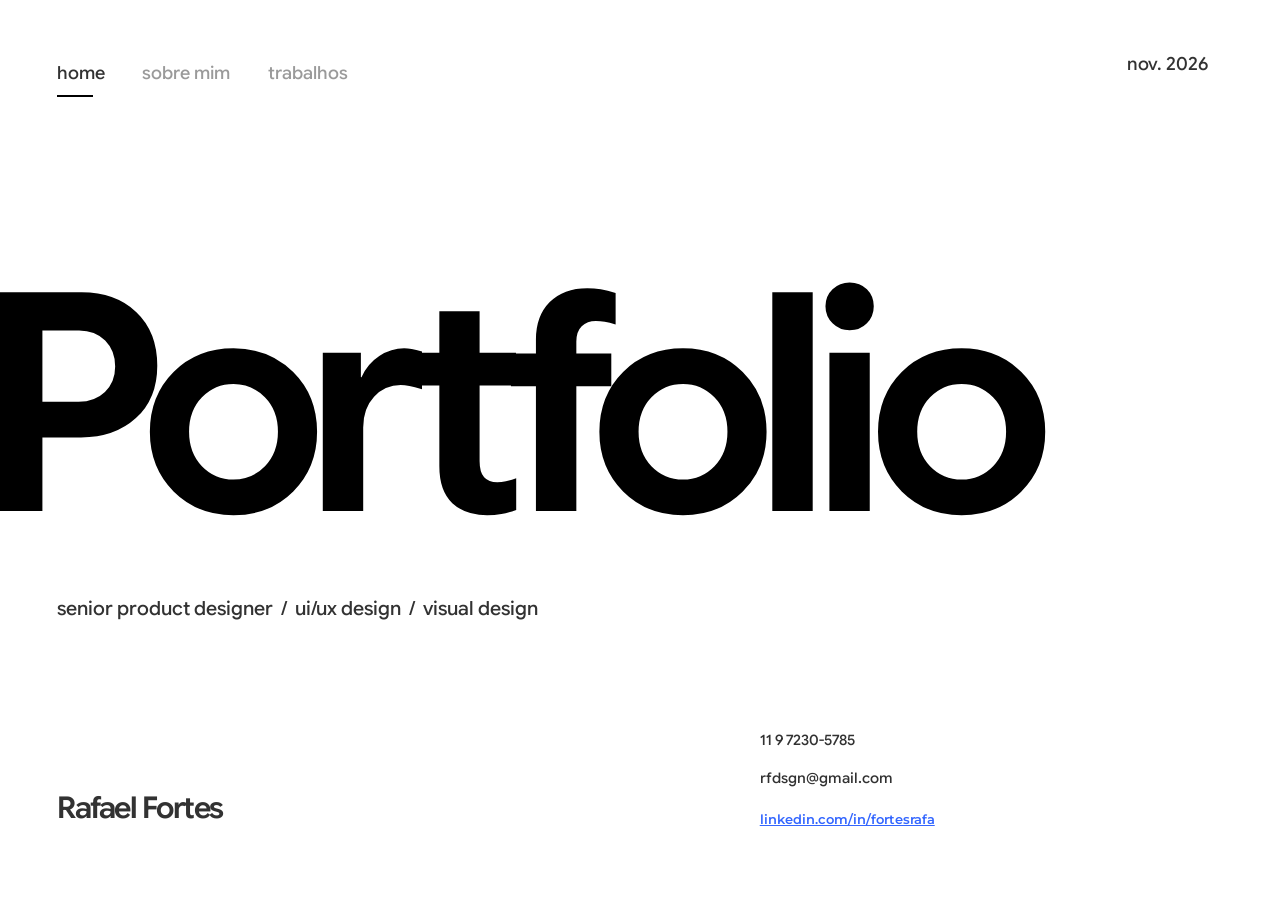
<file: index.html>
<!doctype html>
<html lang="pt-BR">
  <head>
    <meta charset="utf-8">
    <meta name="viewport" content="width=device-width, initial-scale=1">
    <meta name="description" content="Portfolio de Rafael Fortes — senior product designer, UI/UX design e visual design.">
    <meta name="theme-color" content="#ffffff">
    <title>Rafael Fortes — Portfolio</title>
    <script>
      if (!matchMedia('(prefers-reduced-motion: reduce)').matches) {
        document.documentElement.classList.add('intro-pending');
        let firstHomeVisit = false;
        try {
          firstHomeVisit = sessionStorage.getItem('rf-menu-intro-seen') !== '1';
          sessionStorage.setItem('rf-menu-intro-seen', '1');
        } catch {
          firstHomeVisit = !document.referrer;
        }
        if (firstHomeVisit && !['#sobre-mim', '#trabalhos', '#trabalho-01', '#trabalho-02'].includes(location.hash)) document.documentElement.classList.add('intro-menu-pending');
        setTimeout(() => document.documentElement.classList.remove('intro-pending', 'intro-menu-pending'), 2500);
      }
    </script>
    <link rel="preload" href="./assets/google-sans-flex-latin.woff2" as="font" type="font/woff2" crossorigin>
    <link rel="stylesheet" href="./styles.css">
    <link rel="stylesheet" href="./sobre-mim.css">
    <link rel="stylesheet" href="./trabalhos.css">
    <link rel="stylesheet" href="./trabalho-01.css">
    <link rel="stylesheet" href="./trabalho-02.css?v=20261106-1">
    <link rel="stylesheet" href="./case-01-update.css?v=20261106-4">
    <script src="./intro.js" defer></script>
    <script src="./pages.js?v=20261106-8" defer></script>
    <script src="./case-gallery.js" defer></script>
    <script src="./case-reveal.js?v=20261106-1" defer></script>
    <script src="./case-01-motion.js?v=20261106-1" defer></script>
    <script src="./navigation.js" defer></script>
  </head>
  <body>
    <div class="home" id="app" data-page="home" data-node-id="432:703">
      <header class="header">
        <nav class="navigation" aria-label="Navegação principal">
          <a class="navigation-item current" href="./index.html" aria-current="page" data-node-id="432:715">
            home
            <img class="active-underline" src="./assets/home-underline.svg" width="41" height="2" alt="" data-node-id="434:8">
          </a>
          <a class="navigation-item" href="./sobre-mim.html" data-node-id="432:731">sobre mim</a>
          <a class="navigation-item" href="./trabalhos.html" data-node-id="432:732">trabalhos</a>
        </nav>
        <time class="date" datetime="2026-11" data-node-id="432:730">nov. 2026</time>
      </header>

      <main class="home-content" id="page-content">
      <div class="hero">
        <h1 data-node-id="432:759">Portfolio</h1>
      </div>

      <p class="expertise" data-node-id="432:719">senior product designer&nbsp; /&nbsp; ui/ux design&nbsp; /&nbsp; visual design</p>

      <footer class="footer">
        <p class="name" data-node-id="432:712">Rafael Fortes</p>
        <address class="contact" aria-label="Contato de Rafael Fortes">
          <a class="phone" href="tel:+5511972305785" data-node-id="432:710">11 9 7230-5785</a>
          <a class="email" href="mailto:rfdsgn@gmail.com" data-node-id="432:708">rfdsgn@gmail.com</a>
          <a class="linkedin" href="https://www.linkedin.com/in/fortesrafa" target="_blank" rel="noopener noreferrer" data-node-id="432:716">linkedin.com/in/fortesrafa</a>
        </address>
      </footer>
      </main>
    </div>
  </body>
</html>
</file>
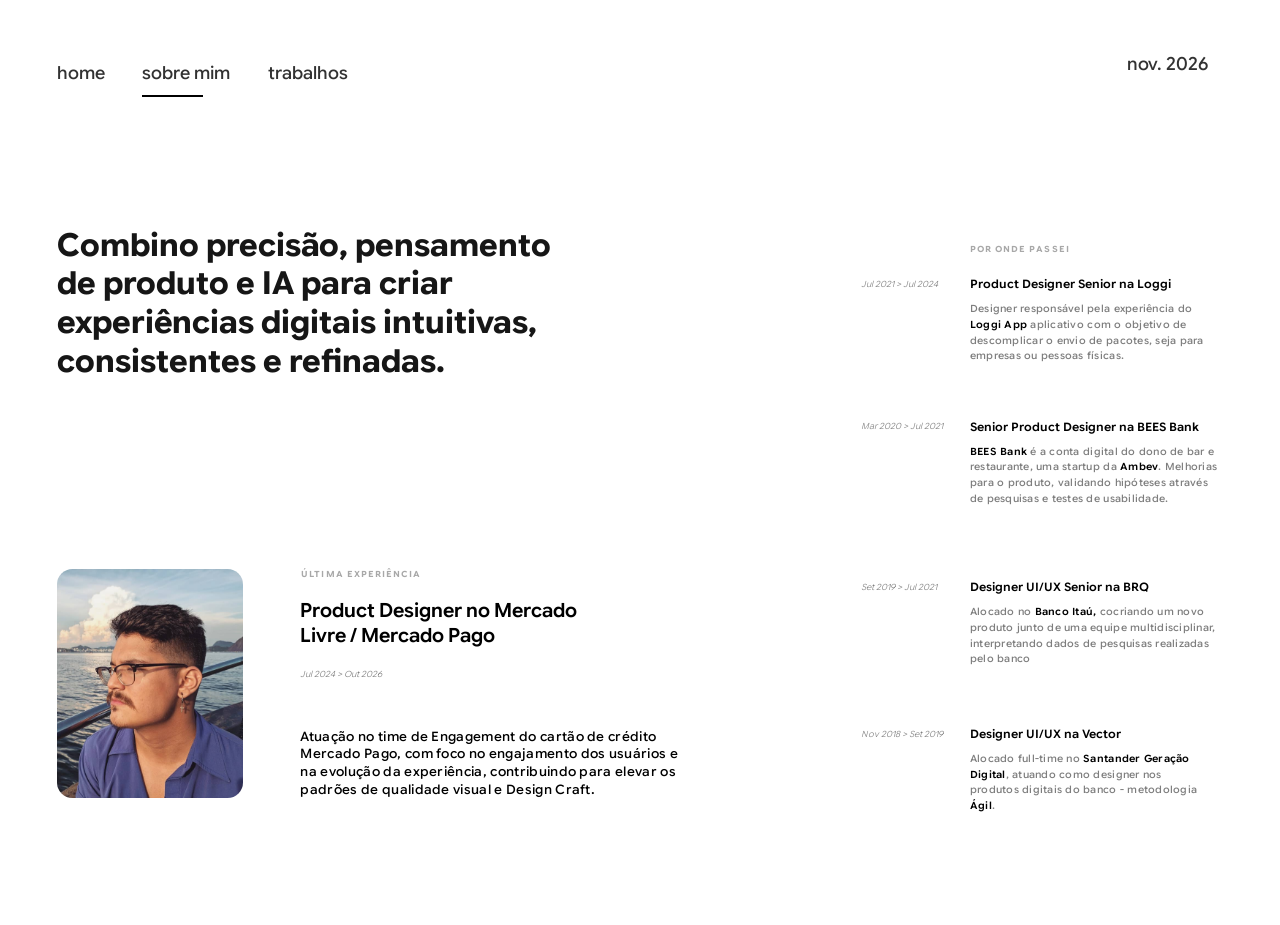
<file: sobre-mim.html>
<!doctype html>
<html lang="pt-BR">
  <head>
    <meta charset="utf-8">
    <meta name="viewport" content="width=device-width, initial-scale=1">
    <meta name="description" content="Sobre Rafael Fortes: pensamento de produto, precisão e IA para criar experiências digitais intuitivas, consistentes e refinadas.">
    <meta name="theme-color" content="#ffffff">
    <title>Sobre mim — Rafael Fortes</title>
    <script>
      // The header is already visible here; returning home must keep it visible.
      try { sessionStorage.setItem('rf-menu-intro-seen', '1'); } catch {}
      if (!matchMedia('(prefers-reduced-motion: reduce)').matches) {
        document.documentElement.classList.add('intro-pending');
        setTimeout(() => document.documentElement.classList.remove('intro-pending'), 2500);
      }
    </script>
    <link rel="preload" href="./assets/google-sans-flex-latin.woff2" as="font" type="font/woff2" crossorigin>
    <link rel="stylesheet" href="./styles.css">
    <link rel="stylesheet" href="./sobre-mim.css">
    <link rel="stylesheet" href="./trabalhos.css">
    <link rel="stylesheet" href="./trabalho-01.css">
    <link rel="stylesheet" href="./trabalho-02.css?v=20261106-1">
    <link rel="stylesheet" href="./case-01-update.css?v=20261106-4">
    <script src="./intro.js" defer></script>
    <script src="./pages.js?v=20261106-8" defer></script>
    <script src="./case-gallery.js" defer></script>
    <script src="./case-reveal.js?v=20261106-1" defer></script>
    <script src="./case-01-motion.js?v=20261106-1" defer></script>
    <script src="./navigation.js" defer></script>
  </head>
  <body>
    <div class="about-page" id="app" data-page="sobre-mim" data-node-id="432:748">
      <header class="header">
        <nav class="navigation" aria-label="Navegação principal">
          <a class="navigation-item" href="./index.html" data-node-id="432:750">home</a>
          <a class="navigation-item current" href="./sobre-mim.html" aria-current="page" data-node-id="432:751">
            sobre mim
            <img class="active-underline" src="./assets/about-underline.svg" width="68" height="2" alt="" data-node-id="434:7">
          </a>
          <a class="navigation-item" href="./trabalhos.html" data-node-id="432:752">trabalhos</a>
        </nav>
        <time class="date" datetime="2026-11" data-node-id="432:754">nov. 2026</time>
      </header>

      <main class="about-content" id="page-content">
        <section class="profile" aria-label="Sobre Rafael Fortes">
          <h1 class="about-statement" data-intro="block" data-intro-reveal="80" data-node-id="432:763">Combino precisão, pensamento de produto e IA para criar experiências digitais intuitivas, consistentes e refinadas.</h1>

          <div class="profile-details">
            <div class="portrait" data-intro-reveal="1500" data-node-id="432:761">
              <img src="./assets/rafael-fortes.png" alt="Rafael Fortes à beira-mar" width="1558" height="1344">
            </div>

            <section class="latest-experience" aria-labelledby="latest-title" data-intro-reveal="1570">
              <p class="section-label" data-node-id="434:6">Última experiência</p>
              <h2 id="latest-title" data-node-id="434:2">Product Designer no Mercado Livre / Mercado Pago</h2>
              <p class="experience-period latest-period" data-node-id="434:4"><time datetime="2024-07">Jul 2024</time> &gt; <time datetime="2026-10">Out 2026</time></p>
              <p class="latest-description" data-node-id="434:3">Atuação no time de Engagement do cartão de crédito Mercado Pago, com foco no engajamento dos usuários e na evolução da experiência, contribuindo para elevar os padrões de qualidade visual e Design Craft.</p>
            </section>
          </div>
        </section>

        <section class="career-history" aria-labelledby="history-title">
          <h2 class="section-label" id="history-title" data-intro-reveal="1640" data-node-id="432:767">por onde passei</h2>
          <ol class="career-list">
            <li class="career-item" data-intro-reveal="1690">
              <p class="experience-period" data-node-id="432:776"><time datetime="2021-07">Jul 2021</time> &gt; <time datetime="2024-07">Jul 2024</time></p>
              <div class="career-details">
                <h3 data-node-id="432:773">Product Designer Senior na Loggi</h3>
                <p data-node-id="432:770">Designer responsável pela experiência do <strong>Loggi App</strong> aplicativo com o objetivo de descomplicar o envio de pacotes, seja para empresas ou pessoas físicas.</p>
              </div>
            </li>
            <li class="career-item" data-intro-reveal="1740">
              <p class="experience-period" data-node-id="432:779"><time datetime="2020-03">Mar 2020</time> &gt; <time datetime="2021-07">Jul 2021</time></p>
              <div class="career-details">
                <h3 data-node-id="432:775">Senior Product Designer na BEES Bank</h3>
                <p data-node-id="432:771"><strong>BEES Bank</strong> é a conta digital do dono de bar e restaurante, uma startup da <strong>Ambev</strong>. Melhorias para o produto, validando hipóteses através de pesquisas e testes de usabilidade.</p>
              </div>
            </li>
            <li class="career-item" data-intro-reveal="1790">
              <p class="experience-period" data-node-id="432:778"><time datetime="2019-09">Set 2019</time> &gt; <time datetime="2021-07">Jul 2021</time></p>
              <div class="career-details">
                <h3 data-node-id="432:774">Designer UI/UX Senior na BRQ</h3>
                <p data-node-id="432:769">Alocado no <strong>Banco Itaú,</strong> cocriando um novo produto junto de uma equipe multidisciplinar, interpretando dados de pesquisas realizadas pelo banco</p>
              </div>
            </li>
            <li class="career-item" data-intro-reveal="1840">
              <p class="experience-period" data-node-id="432:777"><time datetime="2018-11">Nov 2018</time> &gt; <time datetime="2019-09">Set 2019</time></p>
              <div class="career-details">
                <h3 data-node-id="432:772">Designer UI/UX na Vector</h3>
                <p data-node-id="432:768">Alocado full-time no <strong>Santander Geração Digital</strong>, atuando como designer nos produtos digitais do banco - metodologia <strong>Ágil</strong>.</p>
              </div>
            </li>
          </ol>
        </section>
      </main>
    </div>
  </body>
</html>
</file>
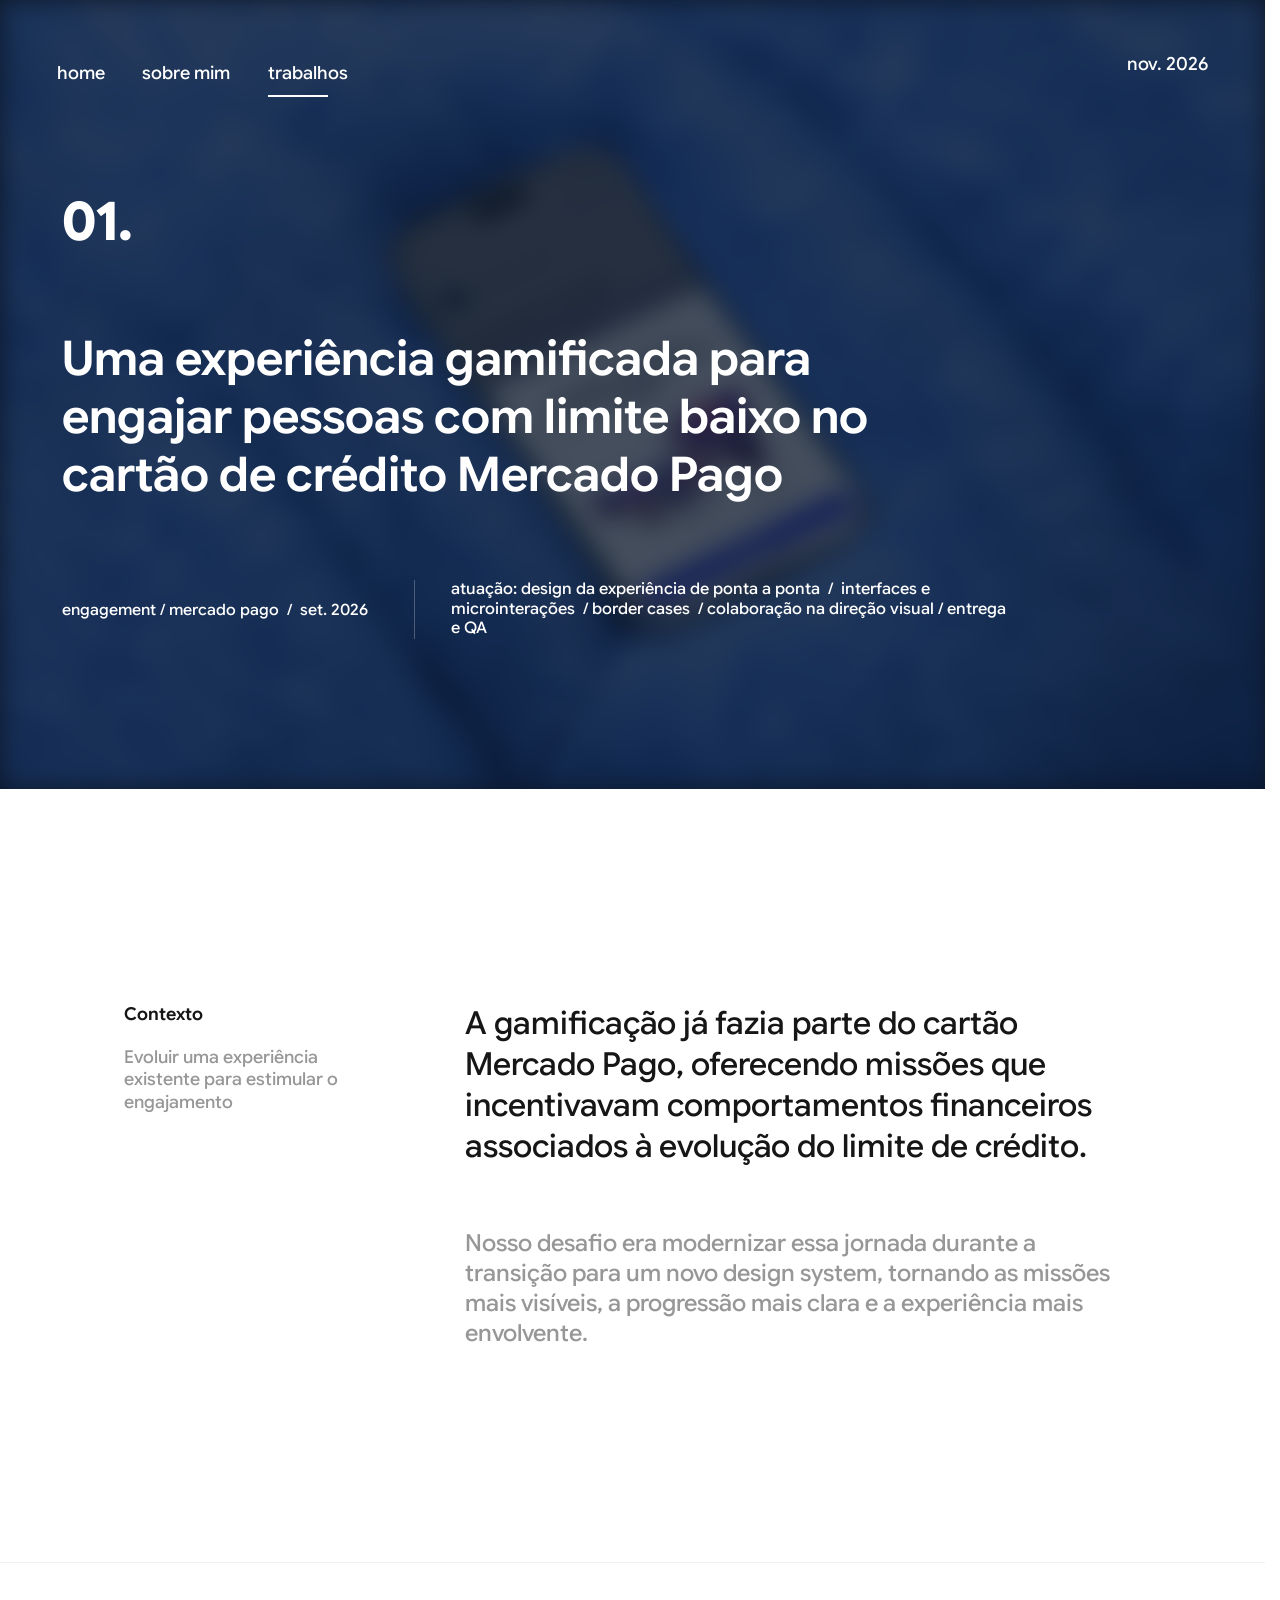
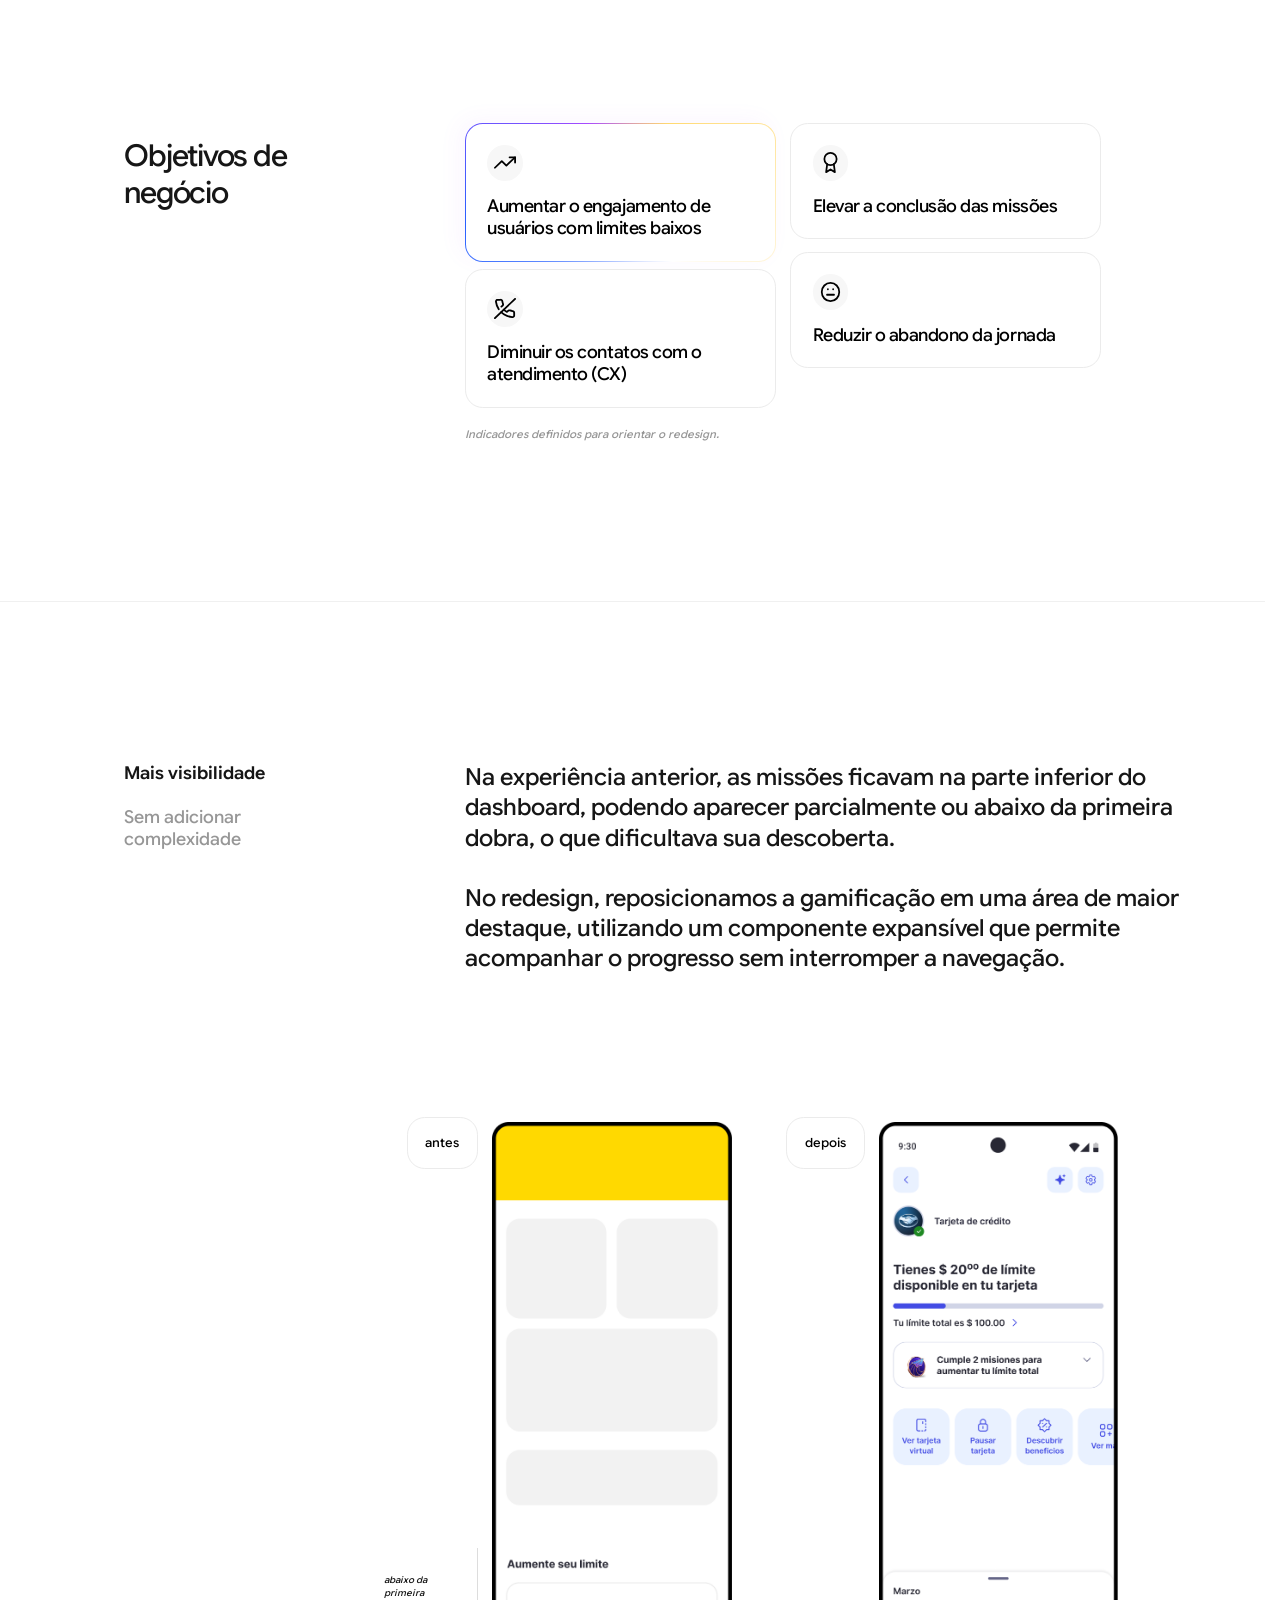
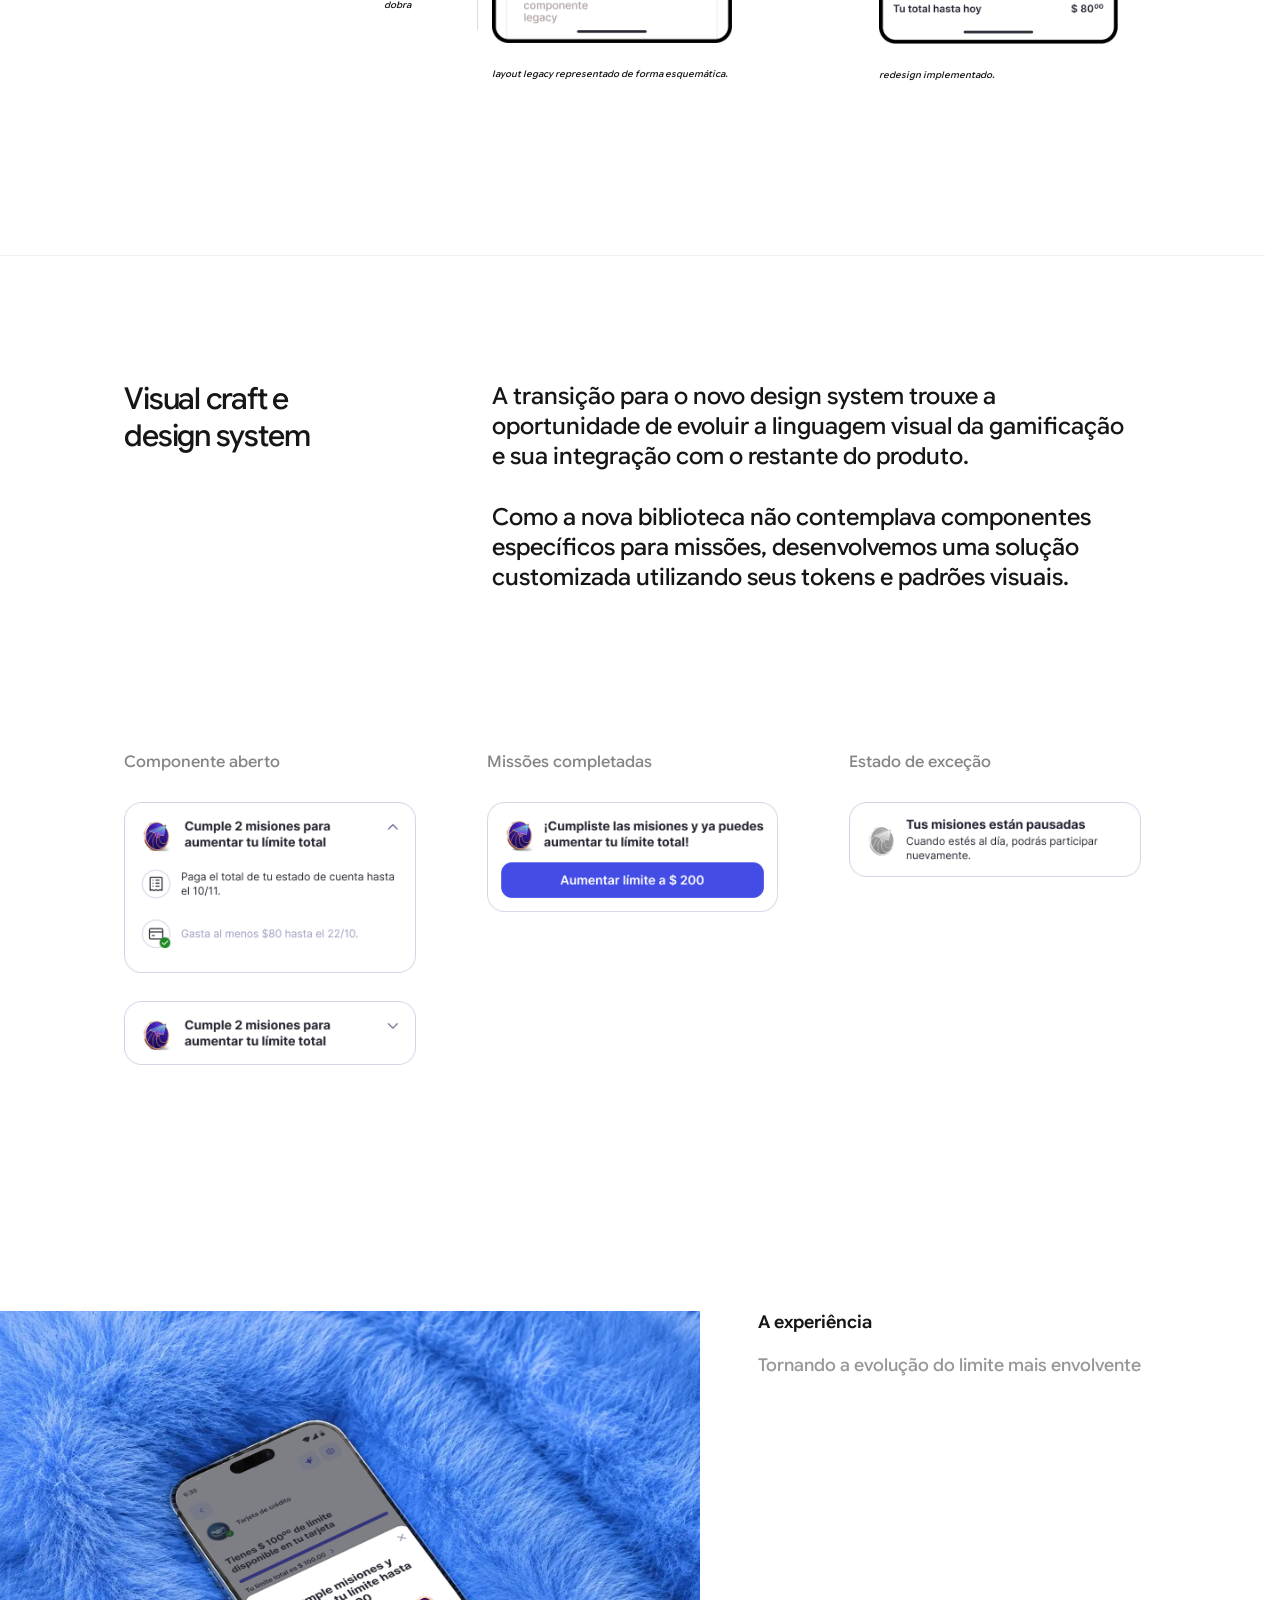
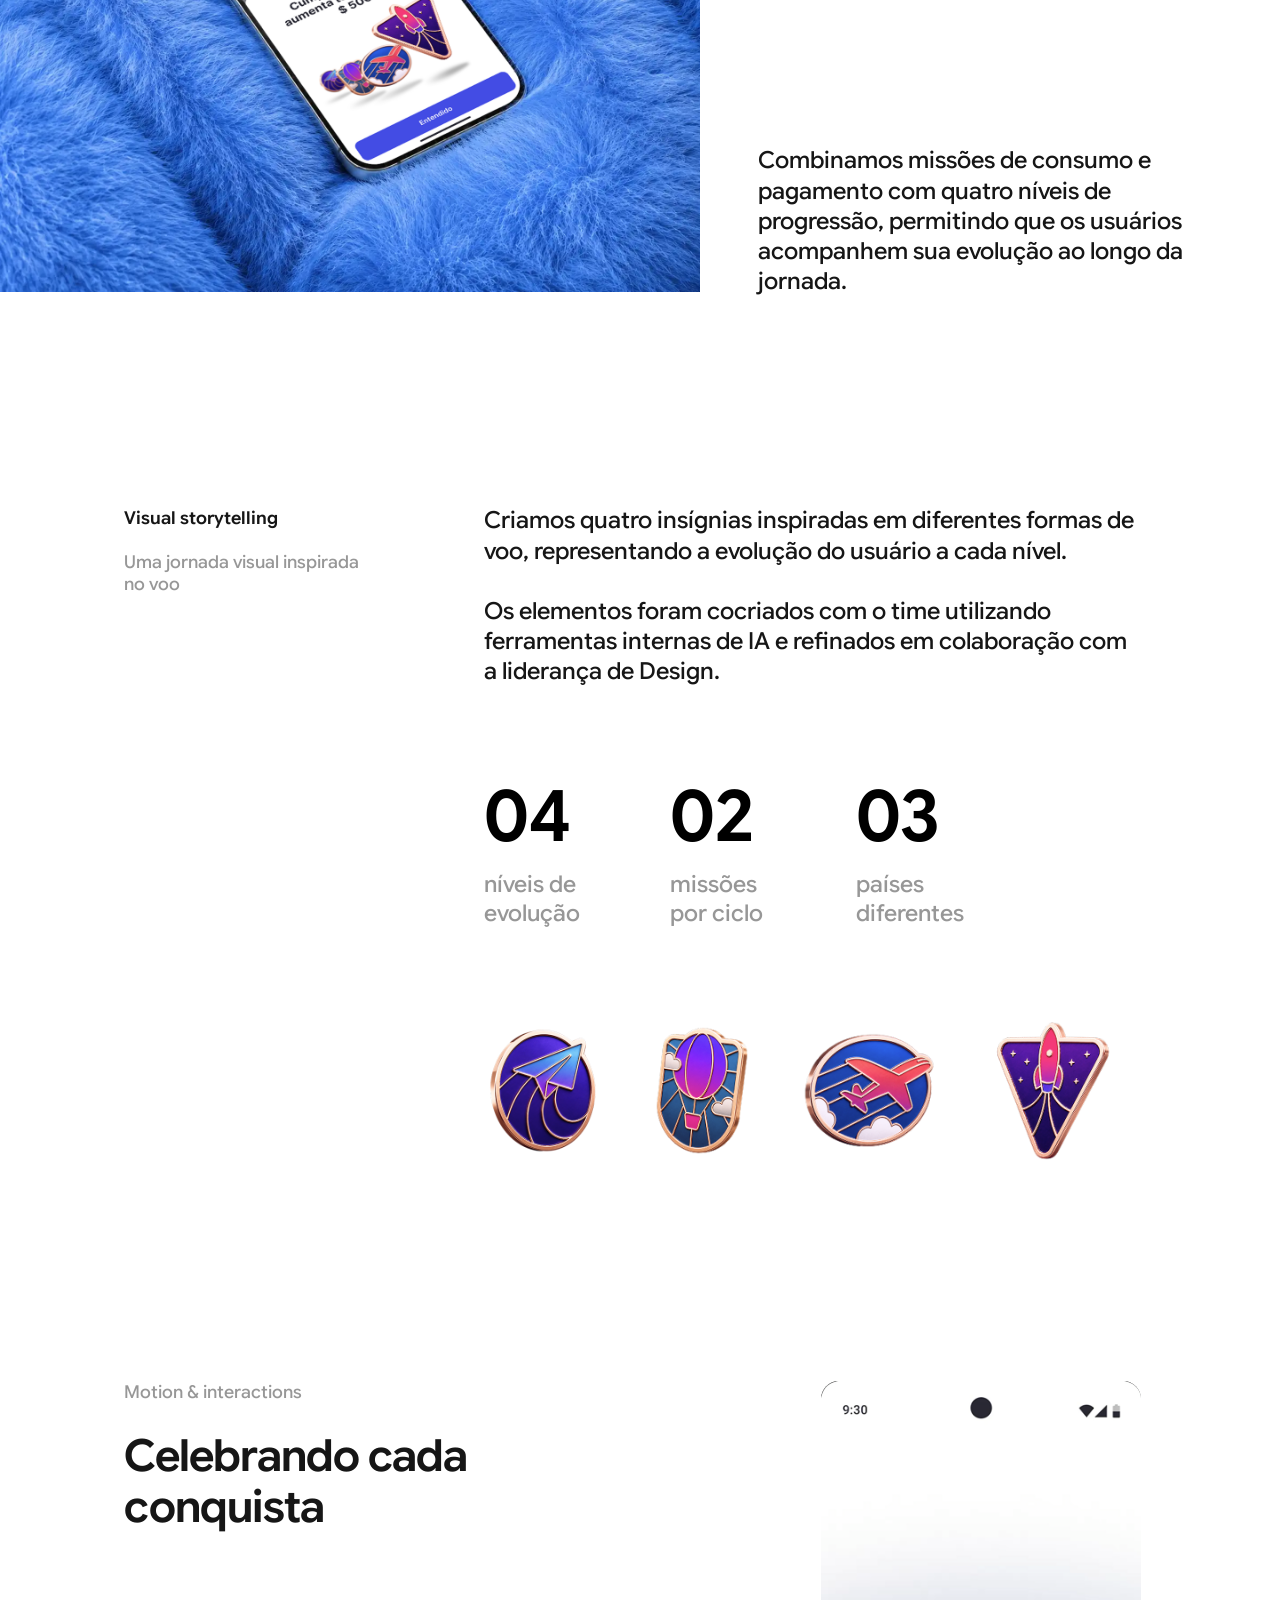
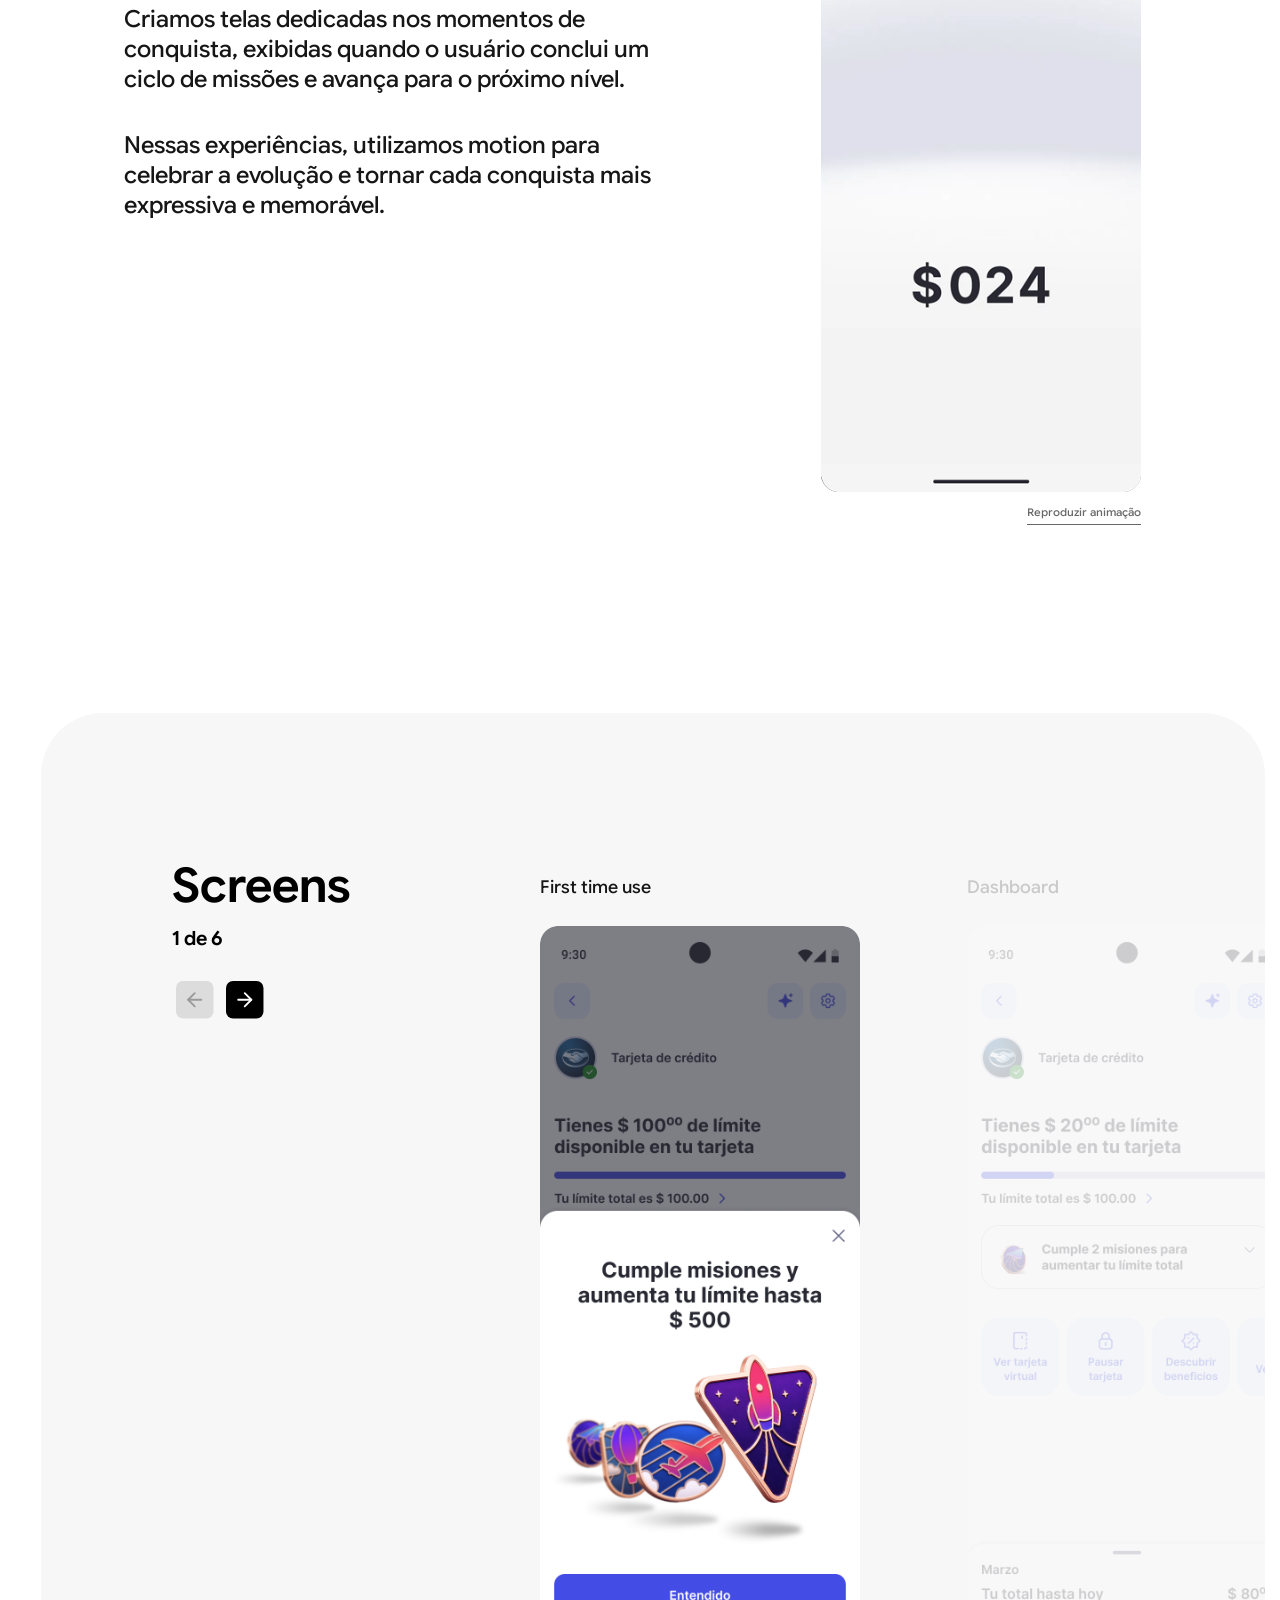
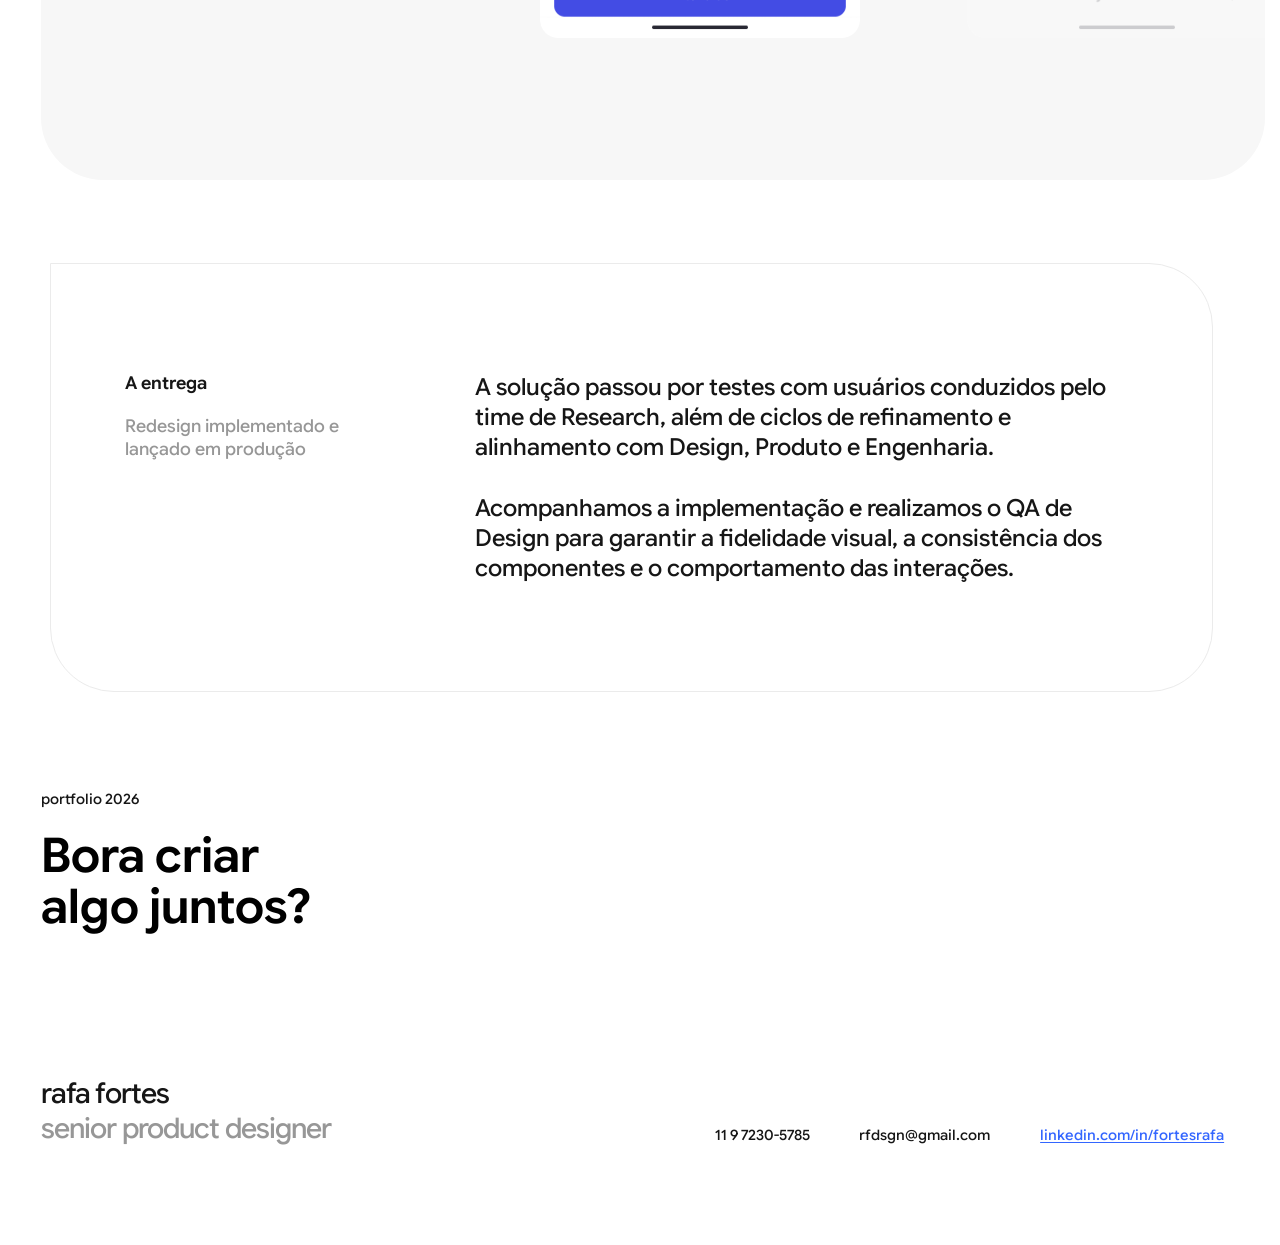
<file: trabalho-01.html>
<!doctype html>
<html lang="pt-BR">
  <head>
    <meta charset="utf-8">
    <meta name="viewport" content="width=device-width, initial-scale=1">
    <meta name="description" content="Uma experiência gamificada para engajar pessoas com limite baixo no cartão de crédito Mercado Pago. Um projeto de Rafael Fortes.">
    <meta name="theme-color" content="#101c30">
    <title>Gamification — Rafael Fortes</title>
    <script>
      try { sessionStorage.setItem('rf-menu-intro-seen', '1'); } catch {}
      if (!matchMedia('(prefers-reduced-motion: reduce)').matches) {
        document.documentElement.classList.add('intro-pending');
        setTimeout(() => document.documentElement.classList.remove('intro-pending'), 2500);
      }
    </script>
    <link rel="preload" href="./assets/google-sans-flex-latin.woff2" as="font" type="font/woff2" crossorigin>
    <link rel="stylesheet" href="./styles.css">
    <link rel="stylesheet" href="./sobre-mim.css">
    <link rel="stylesheet" href="./trabalhos.css">
    <link rel="stylesheet" href="./trabalho-01.css">
    <link rel="stylesheet" href="./trabalho-02.css?v=20261106-1">
    <link rel="stylesheet" href="./case-01-update.css?v=20261106-4">
    <script src="./intro.js" defer></script>
    <script src="./pages.js?v=20261106-8" defer></script>
    <script src="./case-gallery.js" defer></script>
    <script src="./case-reveal.js?v=20261106-1" defer></script>
    <script src="./case-01-motion.js?v=20261106-1" defer></script>
    <script src="./navigation.js" defer></script>
  </head>
  <body>
    <div class="case-page case-01" id="app" data-page="trabalho-01" data-node-id="659:1994">
      <header class="header">
        <nav class="navigation" aria-label="Navegação principal">
          <a class="navigation-item" href="./index.html">home</a>
          <a class="navigation-item" href="./sobre-mim.html">sobre mim</a>
          <a class="navigation-item current" href="./trabalhos.html" aria-current="page">
            trabalhos
            <img class="active-underline" src="./assets/work-underline.svg" width="68" height="2" alt="">
          </a>
        </nav>
        <time class="date" datetime="2026-11">nov. 2026</time>
      </header>

      <main class="case-content case01-content" id="page-content">
        <section class="case-hero" aria-labelledby="case-title">
          <img class="case-hero-image" src="./assets/trabalho-gamification.png" width="1920" height="1080" alt="" fetchpriority="high">
          <div class="case-hero-copy">
            <p class="case-number" data-intro-reveal="40">01.</p>
            <h1 id="case-title" data-intro="cards" data-intro-reveal="130">Uma experiência gamificada para engajar pessoas com limite baixo no cartão de crédito Mercado Pago</h1>
            <div class="case01-meta-row" data-intro-reveal="240"><p class="case-meta">engagement / mercado pago&nbsp; /&nbsp; set. 2026</p><p class="case01-role">atuação: design da experiência de ponta a ponta&nbsp; /&nbsp; interfaces e microinterações&nbsp; / border cases&nbsp; / colaboração na direção visual / entrega e QA</p></div>
          </div>
        </section>

        <section class="case01-context case01-section" aria-labelledby="context-title">
          <div class="case01-editorial-grid">
            <div class="case-aside"><h2 id="context-title">Contexto</h2><p>Evoluir uma experiência existente para estimular o engajamento</p></div>
            <div><p class="case01-lead">A gamificação já fazia parte do cartão Mercado Pago, oferecendo missões que incentivavam comportamentos financeiros associados à evolução do limite de crédito.</p><p class="case01-context-detail">Nosso desafio era modernizar essa jornada durante a transição para um novo design system, tornando as missões mais visíveis, a progressão mais clara e a experiência mais envolvente.</p></div>
          </div>
        </section>

        <section class="case01-goals case01-section" aria-labelledby="goals-title">
          <div class="case01-editorial-grid"><h2 id="goals-title" class="case01-section-title">Objetivos de<br>negócio</h2><div><div class="case01-goal-grid"><div class="case01-goal-column"><div class="case01-goal-card case01-goal-featured"><span class="case01-goal-icon"><img src="./assets/trabalho-01/redesign/goal-engagement.svg" width="24" height="24" class="" alt="" loading="lazy" draggable="false"></span><p>Aumentar o engajamento de usuários com limites baixos</p></div><div class="case01-goal-card"><span class="case01-goal-icon"><img src="./assets/trabalho-01/redesign/goal-cx.svg" width="24" height="24" class="" alt="" loading="lazy" draggable="false"></span><p>Diminuir os contatos com o atendimento (CX)</p></div></div><div class="case01-goal-column"><div class="case01-goal-card"><span class="case01-goal-icon"><img src="./assets/trabalho-01/redesign/goal-completion.svg" width="24" height="24" class="" alt="" loading="lazy" draggable="false"></span><p>Elevar a conclusão das missões</p></div><div class="case01-goal-card"><span class="case01-goal-icon"><img src="./assets/trabalho-01/redesign/goal-retention.svg" width="24" height="24" class="" alt="" loading="lazy" draggable="false"></span><p>Reduzir o abandono da jornada</p></div></div></div><p class="case01-goals-note">Indicadores definidos para orientar o redesign.</p></div></div>
        </section>

        <section class="case01-visibility case01-section" aria-labelledby="visibility-title">
          <div class="case01-editorial-grid"><div class="case-aside"><h2 id="visibility-title">Mais visibilidade</h2><p>Sem adicionar<br>complexidade</p></div><div class="case01-copy"><p>Na experiência anterior, as missões ficavam na parte inferior do dashboard, podendo aparecer parcialmente ou abaixo da primeira dobra, o que dificultava sua descoberta.</p><p>No redesign, reposicionamos a gamificação em uma área de maior destaque, utilizando um componente expansível que permite acompanhar o progresso sem interromper a navegação.</p></div></div>
          <div class="case01-comparison">
            <figure>
              <span class="case01-comparison-label">antes</span>
              <img class="case01-comparison-image" src="./assets/trabalho-01/redesign/dashboard-before.png" width="556" height="1212" alt="Layout anterior: missões posicionadas abaixo da primeira dobra" loading="lazy" decoding="async" draggable="false">
              <span class="case01-fold-note">abaixo da primeira<br>dobra</span>
              <figcaption>layout legacy representado de forma esquemática.</figcaption>
            </figure>
            <figure>
              <span class="case01-comparison-label">depois</span>
              <img class="case01-comparison-image" src="./assets/trabalho-01/redesign/dashboard-after.png" width="556" height="1213" alt="Redesign: componente de missões em destaque logo abaixo do limite disponível" loading="lazy" decoding="async" draggable="false">
              <figcaption>redesign implementado.</figcaption>
            </figure>
          </div>
        </section>

        <section class="case01-craft case01-section" aria-labelledby="craft-title">
          <div class="case01-editorial-grid"><h2 id="craft-title" class="case01-section-title">Visual craft e<br>design system</h2><div class="case01-copy"><p>A transição para o novo design system trouxe a oportunidade de evoluir a linguagem visual da gamificação e sua integração com o restante do produto.</p><p>Como a nova biblioteca não contemplava componentes específicos para missões, desenvolvemos uma solução customizada utilizando seus tokens e padrões visuais.</p></div></div>
          <div class="case01-component-grid">
            <figure>
              <figcaption>Componente aberto</figcaption>
              <img class="case01-component-image" src="./assets/trabalho-01/redesign/mission-open.png" width="656" height="384" alt="Componente aberto com as missões de pagar a fatura até 10/11 e gastar ao menos 80 pesos até 22/10" loading="lazy" decoding="async" draggable="false">
              <img class="case01-component-image" src="./assets/trabalho-01/redesign/mission-collapsed.png" width="656" height="144" alt="Componente recolhido com duas missões para aumentar o limite total" loading="lazy" decoding="async" draggable="false">
            </figure>
            <figure>
              <figcaption>Missões completadas</figcaption>
              <img class="case01-component-image" src="./assets/trabalho-01/redesign/mission-completed.png" width="656" height="248" alt="Missões concluídas, com aumento do limite disponível para 200 pesos" loading="lazy" decoding="async" draggable="false">
            </figure>
            <figure>
              <figcaption>Estado de exceção</figcaption>
              <img class="case01-component-image" src="./assets/trabalho-01/redesign/mission-exception.png" width="656" height="168" alt="Missões pausadas até a regularização do pagamento" loading="lazy" decoding="async" draggable="false">
            </figure>
          </div>
        </section>

        <section class="case-experience" aria-labelledby="experience-title">
          <img class="case-experience-image" src="./assets/trabalho-01/capa.png" width="1576" height="1308" alt="Celular com a experiência de missões do Mercado Pago sobre uma superfície azul" loading="lazy">
          <div class="case-experience-copy"><div class="case-aside"><h2 id="experience-title">A experiência</h2><p>Tornando a evolução do limite mais envolvente</p></div><p class="case-experience-description">Combinamos missões de consumo e pagamento com quatro níveis de progressão, permitindo que os usuários acompanhem sua evolução ao longo da jornada.</p></div>
        </section>

        <section class="case-mechanics case01-story" aria-labelledby="story-title">
          <div class="case-aside"><h2 id="story-title">Visual storytelling</h2><p>Uma jornada visual inspirada no voo</p></div>
          <div class="case-mechanics-content"><div class="case01-copy"><p>Criamos quatro insígnias inspiradas em diferentes formas de voo, representando a evolução do usuário a cada nível.</p><p>Os elementos foram cocriados com o time utilizando ferramentas internas de IA e refinados em colaboração com a liderança de Design.</p></div>
            <dl class="case-stats"><div><dt>níveis de<br>evolução</dt><dd>04</dd></div><div><dt>missões<br>por ciclo</dt><dd>02</dd></div><div><dt>países<br>diferentes</dt><dd>03</dd></div></dl>
            <div class="case-badges" aria-label="Insígnias dos quatro níveis de evolução"><img class="badge-paper" src="./assets/trabalho-01/02%202.png" width="260" height="290" alt="Primeiro nível: avião de papel" loading="lazy"><img class="badge-balloon" src="./assets/trabalho-01/05%202.png" width="213" height="293" alt="Segundo nível: balão" loading="lazy"><img class="badge-plane" src="./assets/trabalho-01/04%202.png" width="307" height="262" alt="Terceiro nível: avião" loading="lazy"><img class="badge-rocket" src="./assets/trabalho-01/03%202.png" width="296" height="347" alt="Quarto nível: foguete" loading="lazy"></div>
          </div>
        </section>

        <section class="case01-motion" aria-labelledby="motion-title"><div class="case01-motion-copy"><p class="case01-eyebrow">Motion &amp; interactions</p><h2 id="motion-title">Celebrando cada conquista</h2><p class="case01-copy">Criamos telas dedicadas nos momentos de conquista, exibidas quando o usuário conclui um ciclo de missões e avança para o próximo nível.</p><p class="case01-copy">Nessas experiências, utilizamos motion para celebrar a evolução e tornar cada conquista mais expressiva e memorável.</p></div><div class="case01-motion-figure"><div class="case01-reward" data-reward-demo>
                  <video class="case01-motion-video" data-reward-video width="720" height="1600" muted loop playsinline preload="metadata" poster="./assets/trabalho-01/redesign/motion01-poster.png" aria-label="Animação da roleta de aumento de limite do Mercado Pago">
                    <source src="./assets/trabalho-01/redesign/motion01.mp4" type="video/mp4">
                    <a href="./assets/trabalho-01/redesign/motion01.mp4">Abrir animação do aumento de limite</a>
                  </video>
                  <button class="case01-motion-toggle" type="button" data-reward-toggle aria-pressed="false" aria-label="Reproduzir animação do aumento de limite">Reproduzir animação</button>
                </div></div></section>

        <section class="case-gallery" aria-labelledby="screens-title" aria-roledescription="carrossel" data-case-gallery>
          <div class="case-gallery-controls">
            <h2 id="screens-title" data-node-id="495:3243">Screens</h2>
            <p class="case-gallery-count" aria-live="polite" aria-atomic="true"><span data-gallery-count>1</span> de 6</p>
            <div class="case-gallery-arrows">
              <button type="button" data-gallery-prev aria-label="Tela anterior" aria-controls="case-screens" disabled>
                <img class="gallery-arrow-enabled" src="./assets/trabalho-01/left-enable.svg" width="38" height="38" alt="">
                <img class="gallery-arrow-disabled" src="./assets/trabalho-01/left-disable.svg" width="38" height="38" alt="">
              </button>
              <button type="button" data-gallery-next aria-label="Próxima tela" aria-controls="case-screens">
                <img class="gallery-arrow-enabled" src="./assets/trabalho-01/right-enable.svg" width="38" height="38" alt="">
                <img class="gallery-arrow-disabled" src="./assets/trabalho-01/right-disable.svg" width="38" height="38" alt="">
              </button>
            </div>
          </div>
          <div class="case-screen-viewport" id="case-screens" tabindex="0" aria-label="Telas do projeto. Use as setas do teclado ou arraste para navegar.">
            <div class="case-screen-track">
              <figure class="case-screen is-active" role="group" aria-roledescription="slide" aria-label="1 de 6: First time use" data-node-id="497:11699">
                <figcaption>First time use</figcaption>
                <img src="./assets/trabalho-01/Untitled.png" width="720" height="1600" alt="Apresentação das missões e dos níveis de evolução do limite" draggable="false">
              </figure>
              <figure class="case-screen" role="group" aria-roledescription="slide" aria-label="2 de 6: Dashboard" data-node-id="497:11770">
                <figcaption>Dashboard</figcaption>
                <img src="./assets/trabalho-01/Untitled-1.png" width="720" height="1600" alt="Dashboard do cartão com o componente de missões recolhido" draggable="false">
              </figure>
              <figure class="case-screen" role="group" aria-roledescription="slide" aria-label="3 de 6: Componente aberto" data-node-id="497:11806">
                <figcaption>Componente aberto</figcaption>
                <img src="./assets/trabalho-01/redesign/screen-03.png" width="720" height="1600" alt="Componente expandido com as duas missões e o progresso" decoding="async" draggable="false">
              </figure>
              <figure class="case-screen" role="group" aria-roledescription="slide" aria-label="4 de 6: Aumento de limite" data-node-id="497:11864">
                <figcaption>Aumento de limite</figcaption>
                <img src="./assets/trabalho-01/redesign/screen-04.png" width="720" height="1600" alt="Tela de conquista com insígnia de foguete e roleta do aumento de limite" decoding="async" draggable="false">
              </figure>
              <figure class="case-screen" role="group" aria-roledescription="slide" aria-label="5 de 6: Aumento de limite" data-node-id="497:11898">
                <figcaption>Aumento de limite</figcaption>
                <img src="./assets/trabalho-01/Untitled-4.png" width="720" height="1600" alt="Confirmação do aumento de limite para 200 pesos" draggable="false">
              </figure>
              <figure class="case-screen" role="group" aria-roledescription="slide" aria-label="6 de 6: Usuário com dívida" data-node-id="497:11933">
                <figcaption>Usuário com dívida</figcaption>
                <img src="./assets/trabalho-01/Untitled-5.png" width="720" height="1600" alt="Estado com missões pausadas para um usuário com dívida" draggable="false">
              </figure>
            </div>
          </div>
        </section>

        <section class="case01-delivery case01-section" aria-labelledby="delivery-title"><div class="case01-editorial-grid"><div class="case-aside"><h2 id="delivery-title">A entrega</h2><p>Redesign implementado e lançado em produção</p></div><div class="case01-copy"><p>A solução passou por testes com usuários conduzidos pelo time de Research, além de ciclos de refinamento e alinhamento com Design, Produto e Engenharia.</p><p>Acompanhamos a implementação e realizamos o QA de Design para garantir a fidelidade visual, a consistência dos componentes e o comportamento das interações.</p></div></div></section>
        <footer class="case-footer" aria-labelledby="case-contact-title">
          <p class="case-footer-edition">portfolio 2026</p>
          <h2 id="case-contact-title">Bora criar <br>algo juntos?</h2>
          <div class="case-footer-bottom">
            <div class="case-footer-signature">
              <p>rafa fortes</p>
              <p>senior product designer</p>
            </div>
            <address class="case-footer-contact" aria-label="Contato de Rafael Fortes">
              <a href="tel:+5511972305785">11 9 7230-5785</a>
              <a href="mailto:rfdsgn@gmail.com">rfdsgn@gmail.com</a>
              <a href="https://www.linkedin.com/in/fortesrafa" target="_blank" rel="noopener noreferrer">linkedin.com/in/fortesrafa</a>
            </address>
          </div>
        </footer>
      </main>
    </div>
  </body>
</html>
</file>
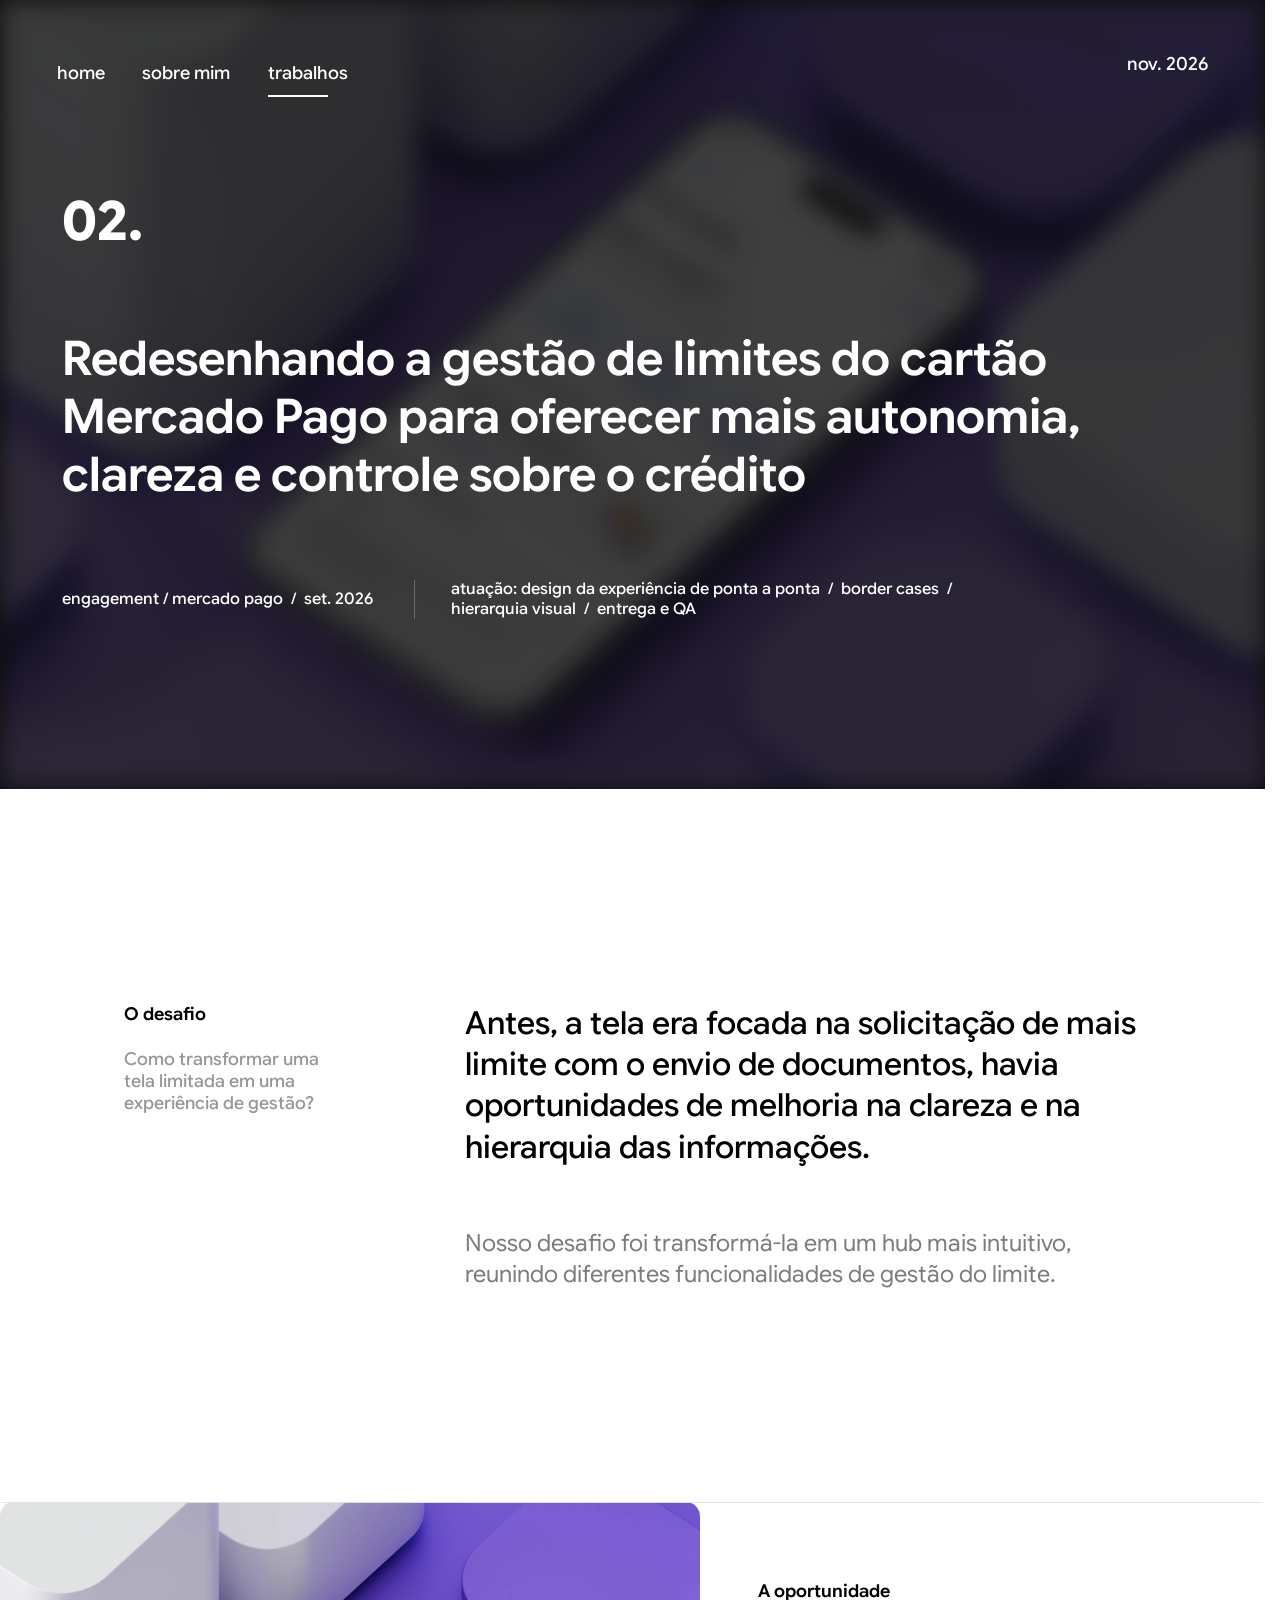
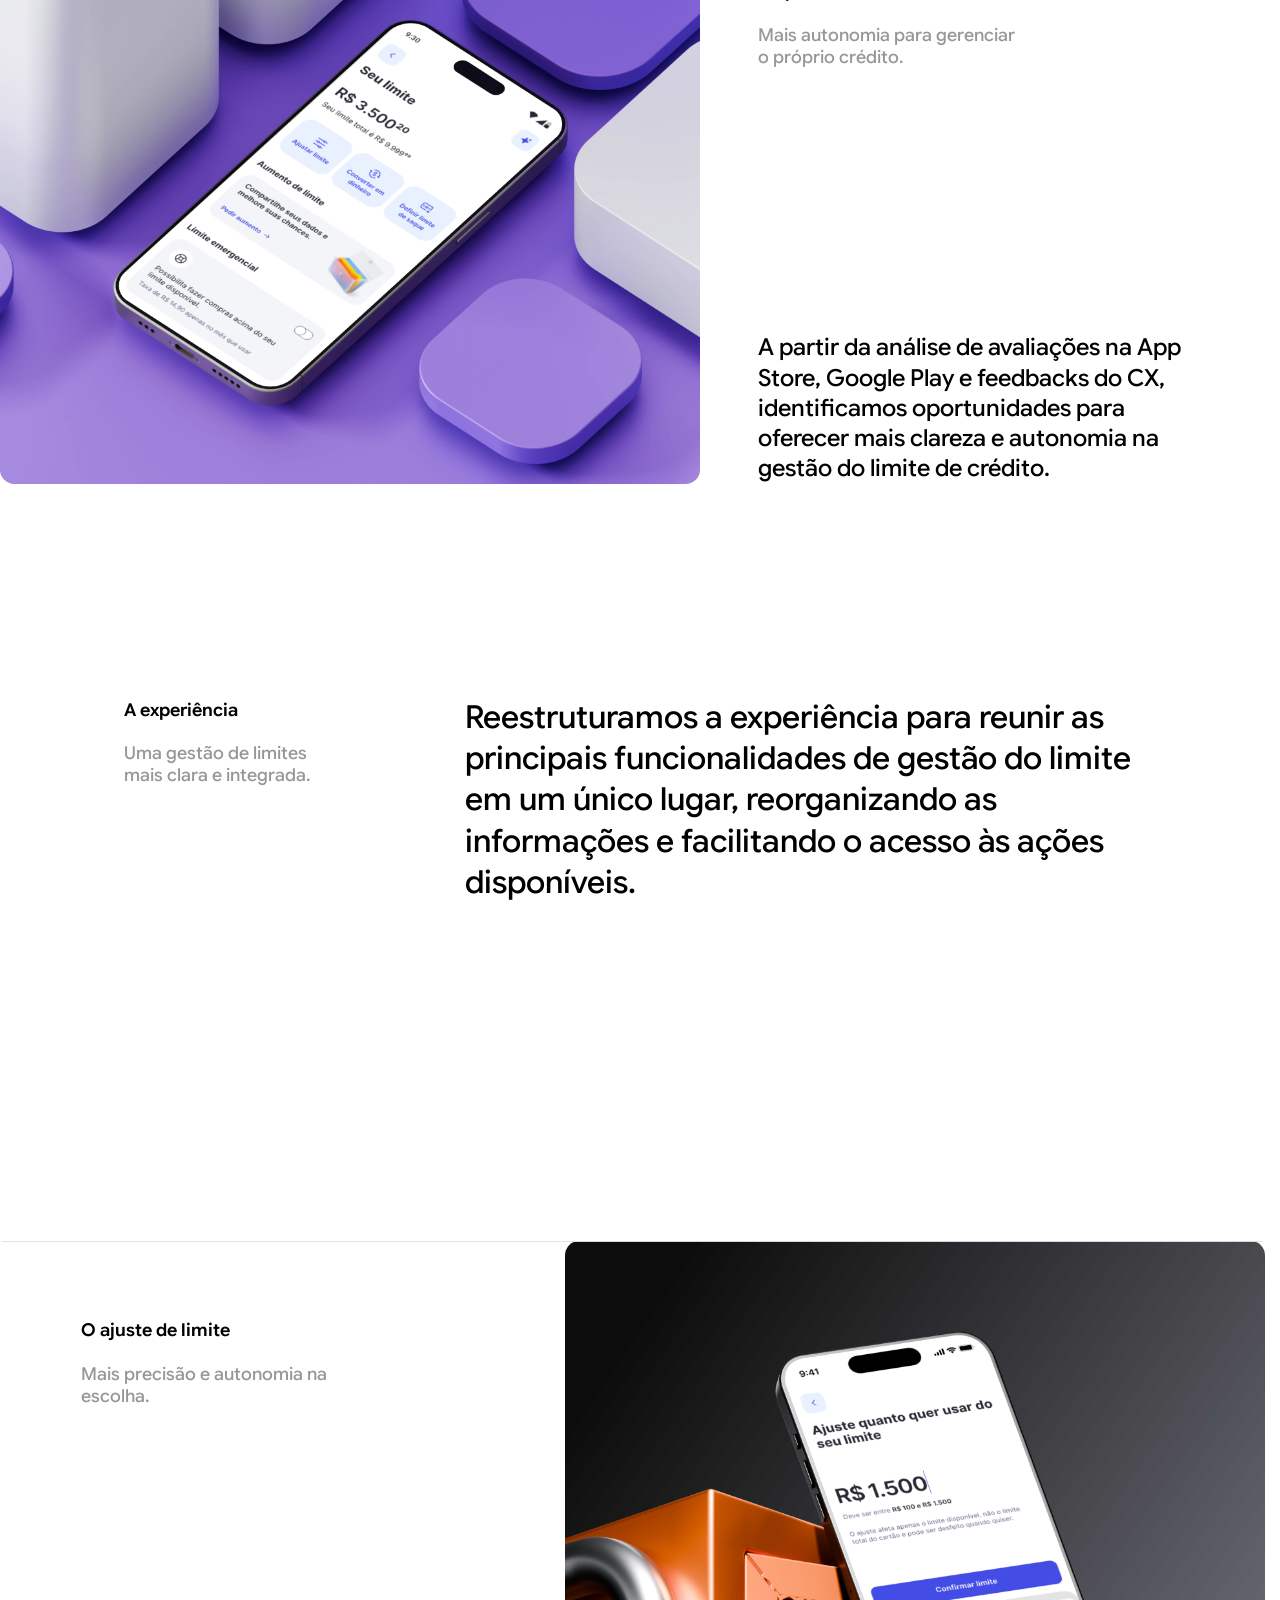
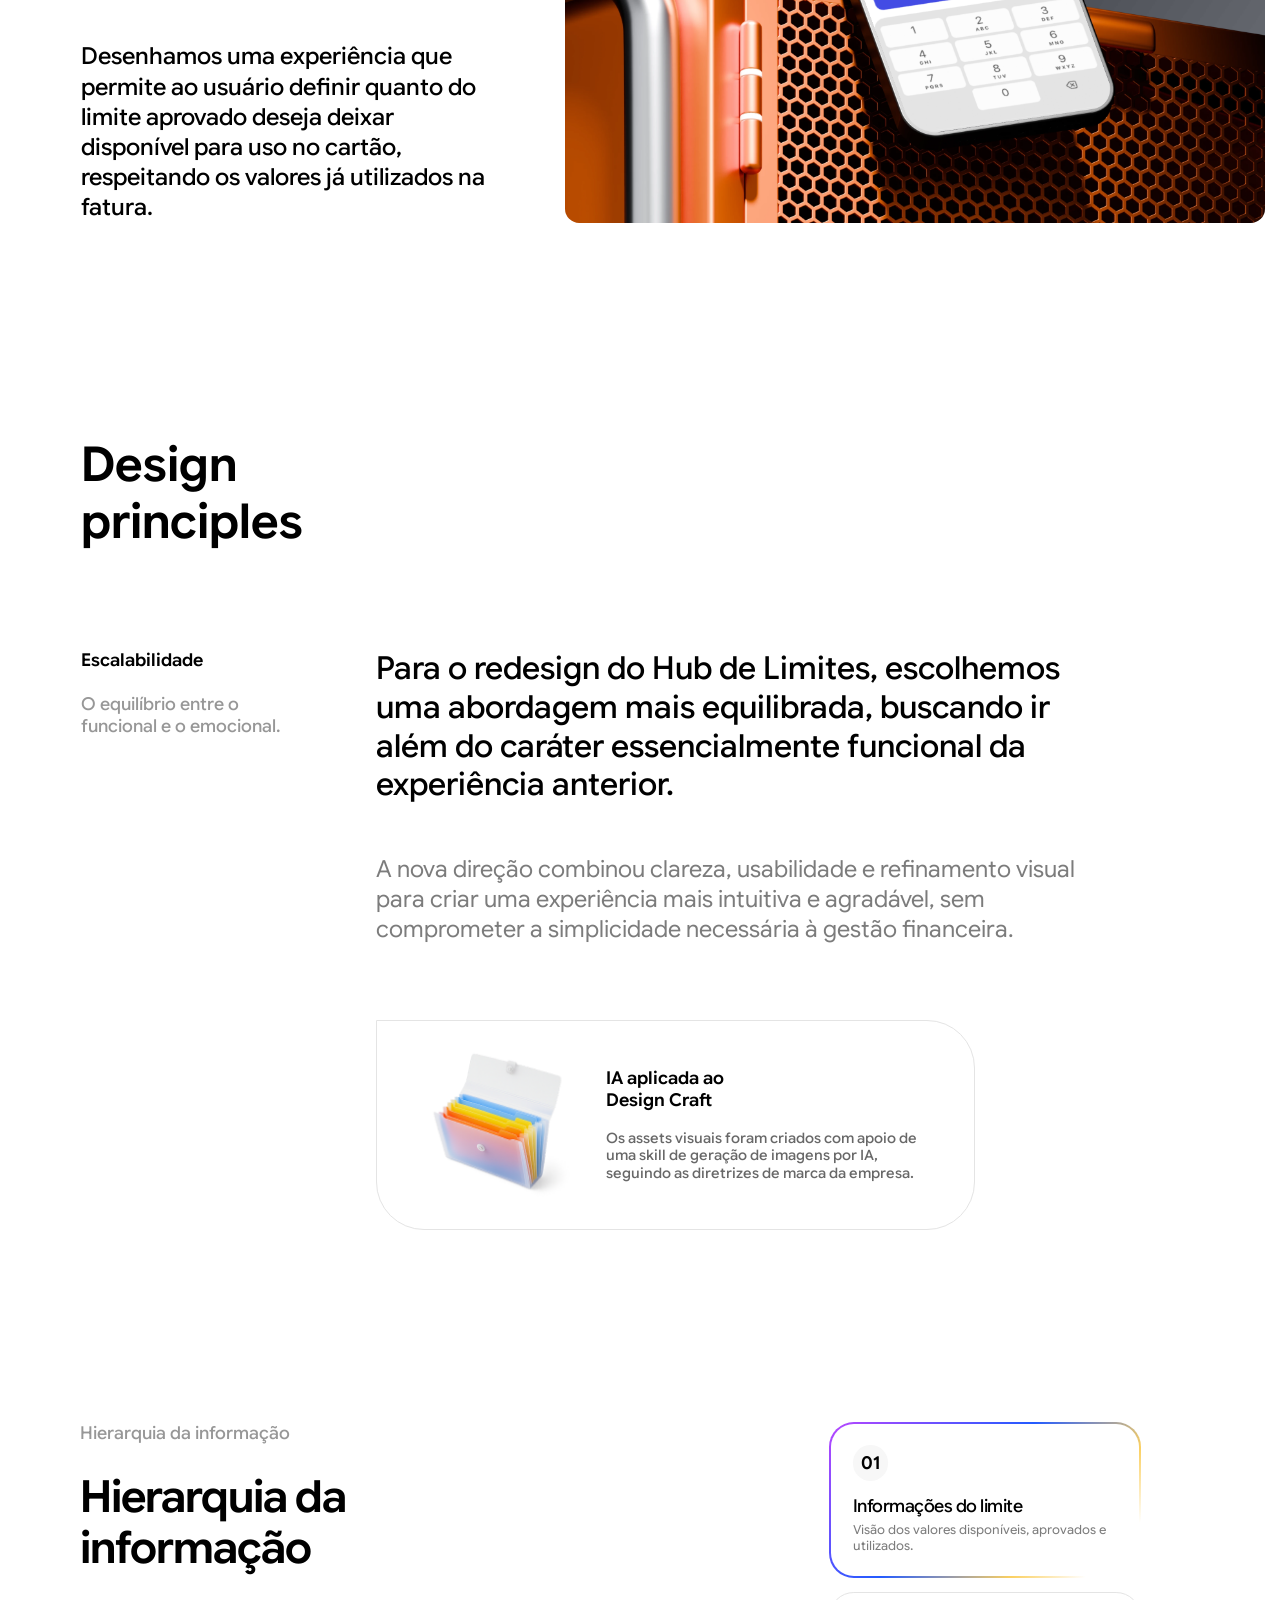
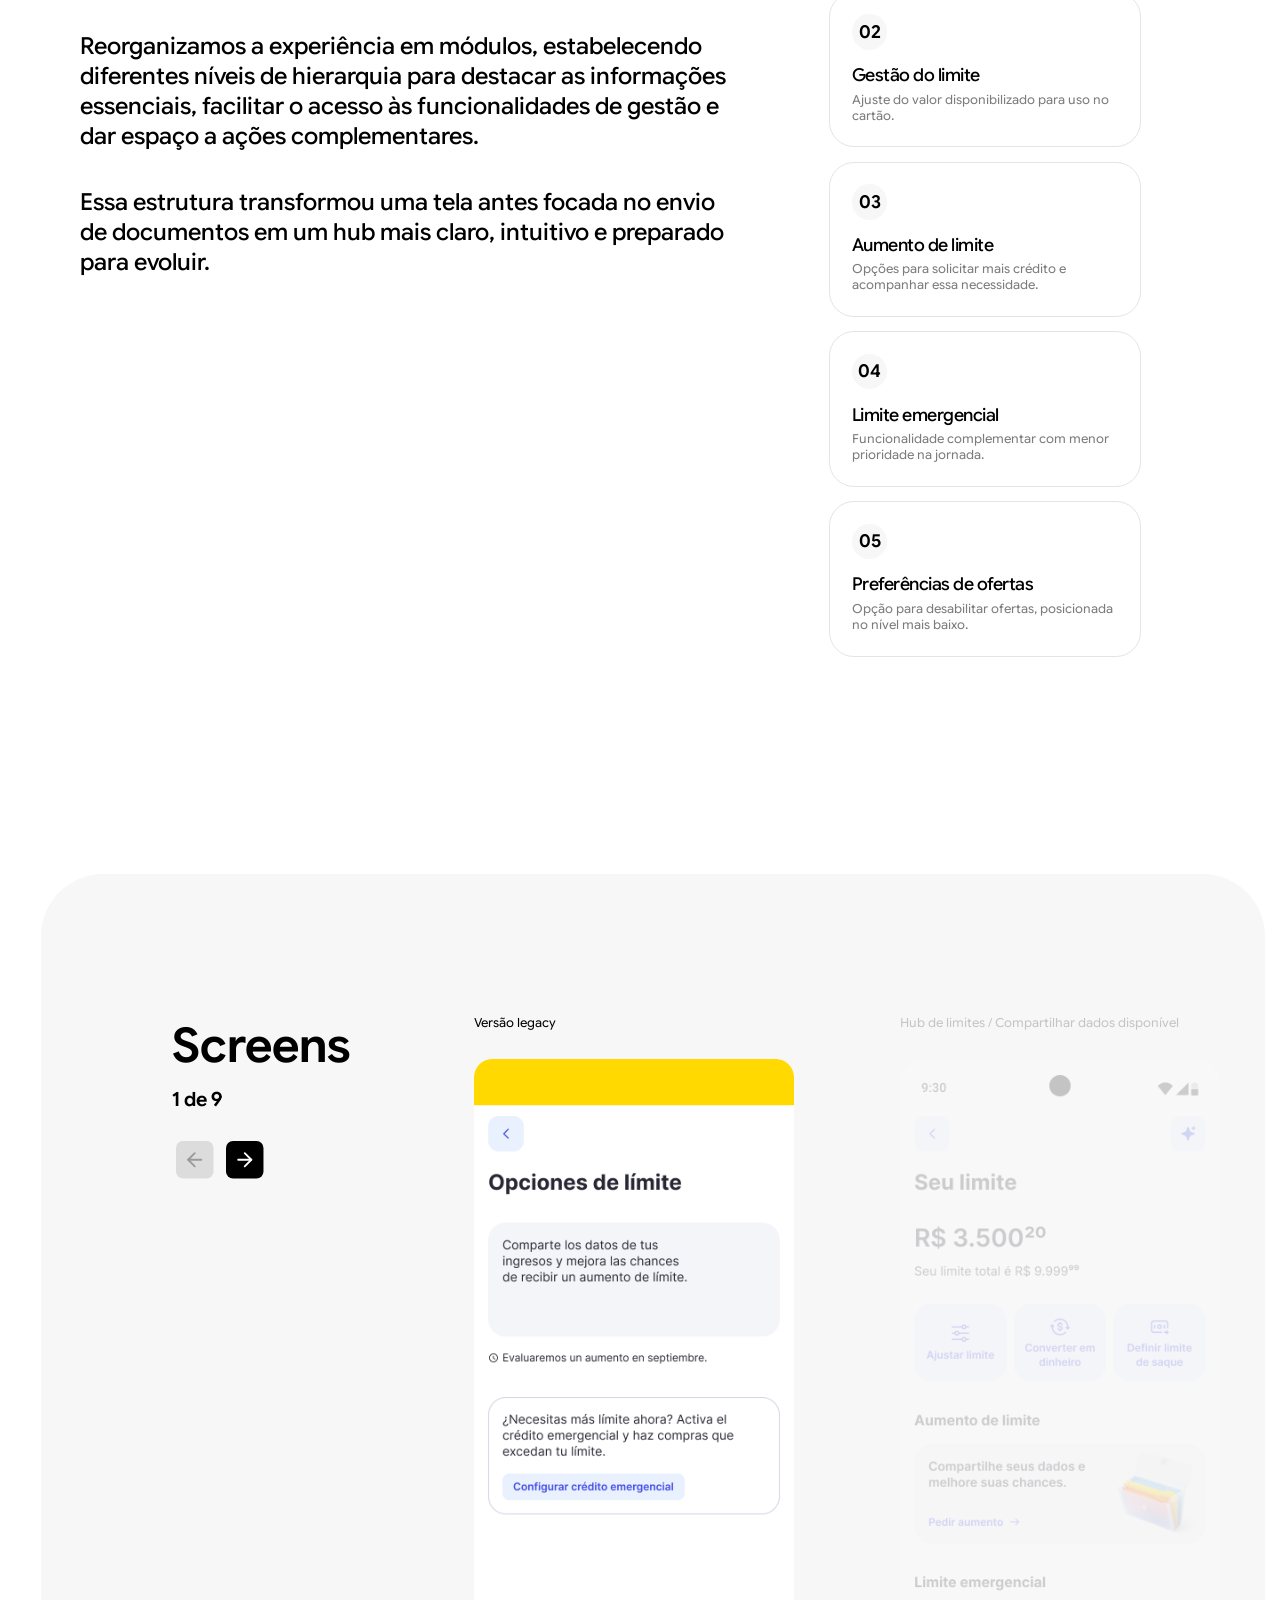
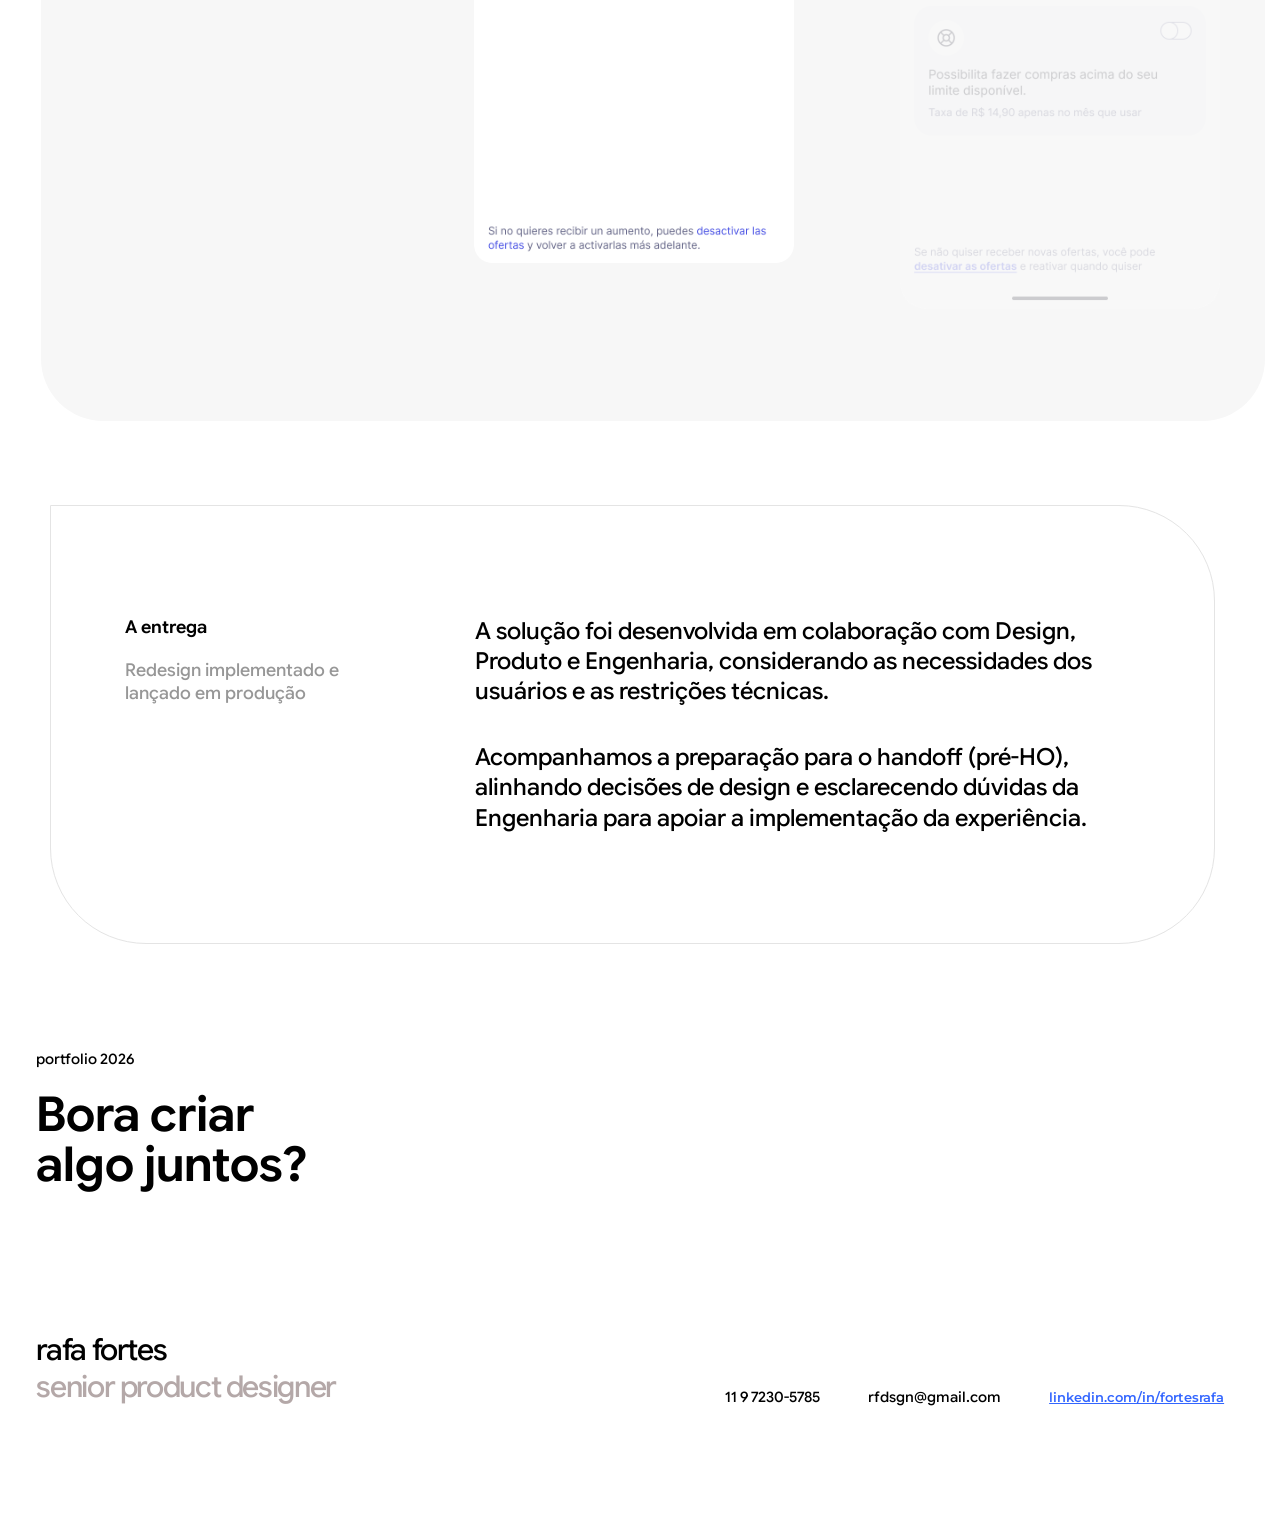
<file: trabalho-02.html>
<!doctype html>
<html lang="pt-BR">
  <head>
    <meta charset="utf-8">
    <meta name="viewport" content="width=device-width, initial-scale=1">
    <meta name="description" content="Redesign da gestão de limites do cartão Mercado Pago, com foco em autonomia, clareza e controle sobre o crédito. Um projeto de Rafael Fortes.">
    <meta name="theme-color" content="#0d0d0d">
    <title>Hub de limites — Rafael Fortes</title>
    <script>
      try { sessionStorage.setItem('rf-menu-intro-seen', '1'); } catch {}
      if (!matchMedia('(prefers-reduced-motion: reduce)').matches) {
        document.documentElement.classList.add('intro-pending');
        setTimeout(() => document.documentElement.classList.remove('intro-pending'), 2500);
      }
    </script>
    <link rel="preload" href="./assets/google-sans-flex-latin.woff2" as="font" type="font/woff2" crossorigin>
    <link rel="stylesheet" href="./styles.css">
    <link rel="stylesheet" href="./sobre-mim.css">
    <link rel="stylesheet" href="./trabalhos.css">
    <link rel="stylesheet" href="./trabalho-01.css">
    <link rel="stylesheet" href="./trabalho-02.css?v=20261106-1">
    <link rel="stylesheet" href="./case-01-update.css?v=20261106-4">
    <script src="./intro.js" defer></script>
    <script src="./pages.js?v=20261106-8" defer></script>
    <script src="./case-gallery.js" defer></script>
    <script src="./case-reveal.js?v=20261106-1" defer></script>
    <script src="./case-01-motion.js?v=20261106-1" defer></script>
    <script src="./navigation.js" defer></script>
  </head>
  <body>
    <div class="case-page case-02" id="app" data-page="trabalho-02" data-node-id="659:2308">
      <header class="header">
        <nav class="navigation" aria-label="Navegação principal">
          <a class="navigation-item" href="./index.html">home</a>
          <a class="navigation-item" href="./sobre-mim.html">sobre mim</a>
          <a class="navigation-item current" href="./trabalhos.html" aria-current="page">
            trabalhos
            <img class="active-underline" src="./assets/work-underline.svg" width="68" height="2" alt="">
          </a>
        </nav>
        <time class="date" datetime="2026-11">nov. 2026</time>
      </header>

      <main class="case-content case02-content" id="page-content">
        <section class="case-hero" aria-labelledby="case-title">
          <img class="case-hero-image" src="./assets/trabalho-02/capa-limites.png" width="2400" height="1800" alt="" fetchpriority="high">
          <div class="case-hero-copy">
            <p class="case-number" data-intro-reveal="40">02.</p>
            <h1 id="case-title" data-intro="cards" data-intro-reveal="130">Redesenhando a gestão de limites do cartão Mercado Pago para oferecer mais autonomia, clareza e controle sobre o crédito</h1>
            <div class="case02-meta-row" data-intro-reveal="240">
              <p class="case-meta">engagement / mercado pago&nbsp; /&nbsp; set. 2026</p>
              <p class="case02-role">atuação: design da experiência de ponta a ponta&nbsp; /&nbsp; border cases&nbsp; /&nbsp; hierarquia visual&nbsp; /&nbsp; entrega e QA</p>
            </div>
          </div>
        </section>

        <section class="case-challenge" aria-labelledby="challenge-title">
          <div class="case-aside">
            <h2 id="challenge-title">O desafio</h2>
            <p>Como transformar uma tela limitada em uma experiência de gestão?</p>
          </div>
          <div class="case-large-copy">
            <p>Antes, a tela era focada na solicitação de mais limite com o envio de documentos, havia oportunidades de melhoria na clareza e na hierarquia das informações.</p>
            <p class="case02-challenge-detail">Nosso desafio foi transformá-la em um hub mais intuitivo, reunindo diferentes funcionalidades de gestão do limite.</p>
          </div>
        </section>

        <div class="case02-rule" aria-hidden="true"></div>
        <section class="case02-opportunity" aria-labelledby="opportunity-title">
          <img class="case02-opportunity-image" src="./assets/trabalho-02/capa-limites.png" width="2400" height="1800" alt="Hub de limites do Mercado Pago em um celular sobre formas roxas" loading="lazy">
          <div class="case02-opportunity-copy">
            <div class="case-aside">
              <h2 id="opportunity-title">A oportunidade</h2>
              <p>Mais autonomia para gerenciar o próprio crédito.</p>
            </div>
            <p class="case02-opportunity-description">A partir da análise de avaliações na App Store, Google Play e feedbacks do CX, identificamos oportunidades para oferecer mais clareza e autonomia na gestão do limite de crédito.</p>
          </div>
        </section>

        <section class="case02-experience" aria-labelledby="experience-title">
          <div class="case-aside">
            <h2 id="experience-title">A experiência</h2>
            <p>Uma gestão de limites mais clara e integrada.</p>
          </div>
          <div class="case-large-copy">
            <p>Reestruturamos a experiência para reunir as principais funcionalidades de gestão do limite em um único lugar, reorganizando as informações e facilitando o acesso às ações disponíveis.</p>
          </div>
        </section>

        <div class="case02-rule" aria-hidden="true"></div>
        <section class="case02-opportunity case02-opportunity-reverse" aria-labelledby="adjustment-title">
          <div class="case02-opportunity-copy">
            <div class="case-aside">
              <h2 id="adjustment-title">O ajuste de limite</h2>
              <p>Mais precisão e autonomia na escolha.</p>
            </div>
            <p class="case02-opportunity-description">Desenhamos uma experiência que permite ao usuário definir quanto do limite aprovado deseja deixar disponível para uso no cartão, respeitando os valores já utilizados na fatura.</p>
          </div>
          <img class="case02-opportunity-image" src="./assets/trabalho-02/limite-extra.png" width="2400" height="1800" alt="Interface para ajustar quanto usar do limite do cartão em um celular apoiado sobre uma estrutura laranja" loading="lazy">
        </section>

        <section class="case02-principles" aria-labelledby="principles-title">
          <h2 class="case02-principles-title" id="principles-title">Design<br>principles</h2>
          <div class="case02-principles-grid">
            <div class="case-aside">
              <h3>Escalabilidade</h3>
              <p>O equilíbrio entre o funcional e o emocional.</p>
            </div>
            <div class="case02-principles-content">
              <p class="case-large-copy case02-principles-lead">Para o redesign do Hub de Limites, escolhemos uma abordagem mais equilibrada, buscando ir além do caráter essencialmente funcional da experiência anterior.</p>
              <div class="case02-principles-detail">
                <p>A nova direção combinou clareza, usabilidade e refinamento visual para criar uma experiência mais intuitiva e agradável, sem comprometer a simplicidade necessária à gestão financeira.</p>
              </div>
              <aside class="case02-ai-card" aria-labelledby="ai-craft-title">
                <img src="./assets/trabalho-02/ia-illustration.png" width="172" height="172" alt="Ilustração de uma pasta transparente com documentos coloridos" loading="lazy">
                <div>
                  <h3 id="ai-craft-title">IA aplicada ao Design Craft</h3>
                  <p>Os assets visuais foram criados com apoio de uma skill de geração de imagens por IA, seguindo as diretrizes de marca da empresa.</p>
                </div>
              </aside>
            </div>
          </div>
        </section>

        <section class="case02-hierarchy" aria-labelledby="hierarchy-title">
          <div class="case02-hierarchy-copy">
            <p class="case02-eyebrow">Hierarquia da informação</p>
            <h2 id="hierarchy-title">Hierarquia da<br>informação</h2>
            <div class="case02-copy">
              <p>Reorganizamos a experiência em módulos, estabelecendo diferentes níveis de hierarquia para destacar as informações essenciais, facilitar o acesso às funcionalidades de gestão e dar espaço a ações complementares.</p>
              <p>Essa estrutura transformou uma tela antes focada no envio de documentos em um hub mais claro, intuitivo e preparado para evoluir.</p>
            </div>
          </div>
          <ol class="case02-hierarchy-list" role="list" aria-label="Cinco níveis da hierarquia da informação">
            <li class="case02-hierarchy-card">
              <span class="case02-hierarchy-number" aria-hidden="true">01</span>
              <h3>Informações do limite</h3>
              <p>Visão dos valores disponíveis, aprovados e utilizados.</p>
            </li>
            <li class="case02-hierarchy-card">
              <span class="case02-hierarchy-number" aria-hidden="true">02</span>
              <h3>Gestão do limite</h3>
              <p>Ajuste do valor disponibilizado para uso no cartão.</p>
            </li>
            <li class="case02-hierarchy-card">
              <span class="case02-hierarchy-number" aria-hidden="true">03</span>
              <h3>Aumento de limite</h3>
              <p>Opções para solicitar mais crédito e acompanhar essa necessidade.</p>
            </li>
            <li class="case02-hierarchy-card">
              <span class="case02-hierarchy-number" aria-hidden="true">04</span>
              <h3>Limite emergencial</h3>
              <p>Funcionalidade complementar com menor prioridade na jornada.</p>
            </li>
            <li class="case02-hierarchy-card">
              <span class="case02-hierarchy-number" aria-hidden="true">05</span>
              <h3>Preferências de ofertas</h3>
              <p>Opção para desabilitar ofertas, posicionada no nível mais baixo.</p>
            </li>
          </ol>
        </section>

        <section class="case-gallery case02-gallery" aria-labelledby="screens-title" aria-roledescription="carrossel" data-case-gallery>
          <div class="case-gallery-controls">
            <h2 id="screens-title">Screens</h2>
            <p class="case-gallery-count" aria-live="polite" aria-atomic="true"><span data-gallery-count>1</span> de 9</p>
            <div class="case-gallery-arrows">
              <button type="button" data-gallery-prev aria-label="Tela anterior" aria-controls="case-screens" disabled>
                <img class="gallery-arrow-enabled" src="./assets/trabalho-01/left-enable.svg" width="38" height="38" alt="">
                <img class="gallery-arrow-disabled" src="./assets/trabalho-01/left-disable.svg" width="38" height="38" alt="">
              </button>
              <button type="button" data-gallery-next aria-label="Próxima tela" aria-controls="case-screens">
                <img class="gallery-arrow-enabled" src="./assets/trabalho-01/right-enable.svg" width="38" height="38" alt="">
                <img class="gallery-arrow-disabled" src="./assets/trabalho-01/right-disable.svg" width="38" height="38" alt="">
              </button>
            </div>
          </div>
          <div class="case-screen-viewport" id="case-screens" tabindex="0" aria-label="Telas do projeto. Use as setas do teclado ou arraste para navegar.">
            <div class="case-screen-track">
              <figure class="case-screen is-active" role="group" aria-roledescription="slide" aria-label="1 de 9: Versão legacy">
                <figcaption>Versão legacy</figcaption>
                <img src="./assets/trabalho-02/redesign/screen-01-legacy.png" width="720" height="1808" alt="Tela anterior de opções de limite, com envio de documentos e crédito emergencial" loading="lazy" decoding="async" draggable="false">
              </figure>
              <figure class="case-screen" role="group" aria-roledescription="slide" aria-label="2 de 9: Hub de limites / Compartilhar dados disponível">
                <figcaption>Hub de limites / Compartilhar dados disponível</figcaption>
                <img src="./assets/trabalho-02/redesign/screen-02-compartilhar-dados.png" width="720" height="1912" alt="Hub de limites com a opção de compartilhar dados e solicitar aumento de crédito" loading="lazy" decoding="async" draggable="false">
              </figure>
              <figure class="case-screen" role="group" aria-roledescription="slide" aria-label="3 de 9: Hub de limites / Dados em análise">
                <figcaption>Hub de limites / Dados em análise</figcaption>
                <img src="./assets/trabalho-02/redesign/screen-03-em-analise.png" width="720" height="1912" alt="Hub de limites informando que os dados compartilhados estão em análise" loading="lazy" decoding="async" draggable="false">
              </figure>
              <figure class="case-screen" role="group" aria-roledescription="slide" aria-label="4 de 9: Hub de limites / Aumento disponível">
                <figcaption>Hub de limites / Aumento disponível</figcaption>
                <img src="./assets/trabalho-02/redesign/screen-04-aumento-disponivel.png" width="720" height="1912" alt="Hub de limites com oferta para aumentar o limite de 3.500 para 4.500 reais" loading="lazy" decoding="async" draggable="false">
              </figure>
              <figure class="case-screen" role="group" aria-roledescription="slide" aria-label="5 de 9: Hub de limites / Ativar ofertas">
                <figcaption>Hub de limites / Ativar ofertas</figcaption>
                <img src="./assets/trabalho-02/redesign/screen-05-ativar-ofertas.png" width="720" height="1912" alt="Hub de limites com opção para ativar ofertas de aumento" loading="lazy" decoding="async" draggable="false">
              </figure>
              <figure class="case-screen" role="group" aria-roledescription="slide" aria-label="6 de 9: Hub de limites / Sem aumento disponível">
                <figcaption>Hub de limites / Sem aumento disponível</figcaption>
                <img src="./assets/trabalho-02/redesign/screen-06-sem-aumento.png" width="720" height="1924" alt="Hub de limites sem aumento de crédito disponível no momento" loading="lazy" decoding="async" draggable="false">
              </figure>
              <figure class="case-screen" role="group" aria-roledescription="slide" aria-label="7 de 9: Hub de limites / Limite utilizado">
                <figcaption>Hub de limites / Limite utilizado</figcaption>
                <img src="./assets/trabalho-02/redesign/screen-07-limite-utilizado.png" width="720" height="1924" alt="Hub de limites com saldo disponível zerado e aviso de limite ultrapassado" loading="lazy" decoding="async" draggable="false">
              </figure>
              <figure class="case-screen" role="group" aria-roledescription="slide" aria-label="8 de 9: Ajuste de limite">
                <figcaption>Ajuste de limite</figcaption>
                <img src="./assets/trabalho-02/redesign/screen-08-ajustar-limite.png" width="720" height="1600" alt="Ajuste do limite para 1.500 reais, com teclado numérico e confirmação disponível" loading="lazy" decoding="async" draggable="false">
              </figure>
              <figure class="case-screen" role="group" aria-roledescription="slide" aria-label="9 de 9: Ajuste de limite / Valor acima do permitido">
                <figcaption>Ajuste de limite / Valor acima do permitido</figcaption>
                <img src="./assets/trabalho-02/redesign/screen-09-ajuste-invalido.png" width="720" height="1600" alt="Ajuste de limite com valor acima do permitido, mensagem de erro e confirmação desativada" loading="lazy" decoding="async" draggable="false">
              </figure>
            </div>
          </div>
        </section>

        <section class="case02-delivery" aria-labelledby="delivery-title">
          <div class="case-aside">
            <h2 id="delivery-title">A entrega</h2>
            <p>Redesign implementado e lançado em produção</p>
          </div>
          <div class="case02-copy">
            <p>A solução foi desenvolvida em colaboração com Design, Produto e Engenharia, considerando as necessidades dos usuários e as restrições técnicas.</p>
            <p>Acompanhamos a preparação para o handoff (pré-HO), alinhando decisões de design e esclarecendo dúvidas da Engenharia para apoiar a implementação da experiência.</p>
          </div>
        </section>

        <footer class="case-footer" aria-labelledby="case-contact-title" data-node-id="546:9066">
          <p class="case-footer-edition">portfolio 2026</p>
          <h2 id="case-contact-title">Bora criar <br>algo juntos?</h2>
          <div class="case-footer-bottom">
            <div class="case-footer-signature">
              <p>rafa fortes</p>
              <p>senior product designer</p>
            </div>
            <address class="case-footer-contact" aria-label="Contato de Rafael Fortes">
              <a href="tel:+5511972305785">11 9 7230-5785</a>
              <a href="mailto:rfdsgn@gmail.com">rfdsgn@gmail.com</a>
              <a href="https://www.linkedin.com/in/fortesrafa" target="_blank" rel="noopener noreferrer">linkedin.com/in/fortesrafa</a>
            </address>
          </div>
        </footer>
      </main>
    </div>
  </body>
</html>
</file>
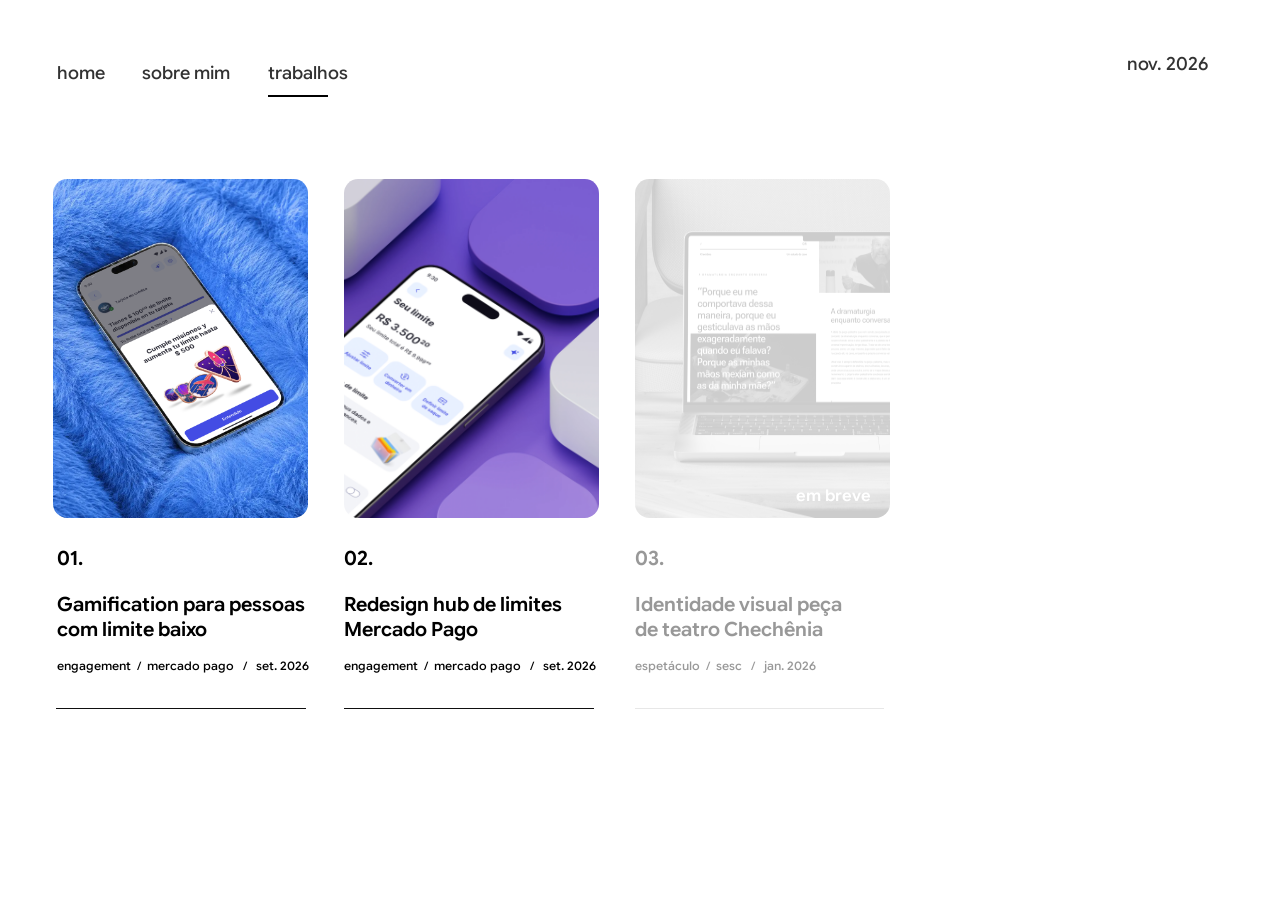
<file: trabalhos.html>
<!doctype html>
<html lang="pt-BR">
  <head>
    <meta charset="utf-8">
    <meta name="viewport" content="width=device-width, initial-scale=1">
    <meta name="description" content="Trabalhos de Rafael Fortes em product design e identidade visual: gamification, hub de limites do Mercado Pago e espetáculo Chechênia.">
    <meta name="theme-color" content="#ffffff">
    <title>Trabalhos — Rafael Fortes</title>
    <script>
      try { sessionStorage.setItem('rf-menu-intro-seen', '1'); } catch {}
      if (!matchMedia('(prefers-reduced-motion: reduce)').matches) {
        document.documentElement.classList.add('intro-pending');
        setTimeout(() => document.documentElement.classList.remove('intro-pending'), 2500);
      }
    </script>
    <link rel="preload" href="./assets/google-sans-flex-latin.woff2" as="font" type="font/woff2" crossorigin>
    <link rel="stylesheet" href="./styles.css">
    <link rel="stylesheet" href="./sobre-mim.css">
    <link rel="stylesheet" href="./trabalhos.css">
    <link rel="stylesheet" href="./trabalho-01.css">
    <link rel="stylesheet" href="./trabalho-02.css?v=20261106-1">
    <link rel="stylesheet" href="./case-01-update.css?v=20261106-4">
    <script src="./intro.js" defer></script>
    <script src="./pages.js?v=20261106-8" defer></script>
    <script src="./case-gallery.js" defer></script>
    <script src="./case-reveal.js?v=20261106-1" defer></script>
    <script src="./case-01-motion.js?v=20261106-1" defer></script>
    <script src="./navigation.js" defer></script>
  </head>
  <body>
    <div class="work-page" id="app" data-page="trabalhos" data-node-id="492:3197">
      <header class="header">
        <nav class="navigation" aria-label="Navegação principal">
          <a class="navigation-item" href="./index.html" data-node-id="492:3198">home</a>
          <a class="navigation-item" href="./sobre-mim.html" data-node-id="492:3199">sobre mim</a>
          <a class="navigation-item current" href="./trabalhos.html" aria-current="page" data-node-id="492:3200">
            trabalhos
            <img class="active-underline" src="./assets/work-underline.svg" width="68" height="2" alt="" data-node-id="492:3221">
          </a>
        </nav>
        <time class="date" datetime="2026-11" data-node-id="492:3201">nov. 2026</time>
      </header>

      <main class="works-content" id="page-content">
        <h1 class="visually-hidden" data-intro="cards">Trabalhos</h1>
        <div class="works-grid">
          <article class="work-card" aria-labelledby="gamification-title" data-intro-reveal="80">
            <a class="work-cover cover-gamification" href="./trabalho-01.html" data-portfolio-link aria-labelledby="gamification-title" data-node-id="495:3239">
              <img src="./assets/trabalho-gamification.png" alt="Interface de gamification do Mercado Pago em um celular sobre uma superfície azul" width="1920" height="1080" decoding="async">
            </a>
            <div class="work-copy">
              <p class="work-number" data-node-id="495:3247">01.</p>
              <h2 class="work-title" id="gamification-title" data-node-id="495:3246"><a href="./trabalho-01.html" data-portfolio-link>Gamification para pessoas com limite baixo</a></h2>
              <p class="work-meta" data-node-id="496:3253">engagement  /  mercado pago   /   set. 2026</p>
            </div>
            <img class="work-divider" src="./assets/work-divider.svg" width="281" height="1" alt="" data-node-id="497:3265">
          </article>

          <article class="work-card" aria-labelledby="limites-title" data-intro-reveal="160">
            <a class="work-cover cover-limites" href="./trabalho-02.html" data-portfolio-link aria-labelledby="limites-title" data-node-id="495:3241">
              <img src="./assets/trabalho-limites.png" alt="Interface do hub de limites do Mercado Pago em um celular sobre formas roxas" width="2400" height="1800" decoding="async">
            </a>
            <div class="work-copy">
              <p class="work-number" data-node-id="496:3262">02.</p>
              <h2 class="work-title" id="limites-title" data-node-id="497:3266"><a href="./trabalho-02.html" data-portfolio-link>Redesign hub de limites Mercado Pago</a></h2>
              <p class="work-meta" data-node-id="497:3267">engagement  /  mercado pago   /   set. 2026</p>
            </div>
            <img class="work-divider" src="./assets/work-divider.svg" width="281" height="1" alt="" data-node-id="497:12845">
          </article>

          <article class="work-card is-soon" aria-labelledby="chechenia-title" data-intro-reveal="240">
            <div class="work-cover cover-chechenia" data-node-id="495:3242">
              <img src="./assets/trabalho-chechenia-preview.png" alt="Identidade visual do espetáculo Chechênia apresentada na tela de um notebook" width="1024" height="768" decoding="async">
              <span class="work-soon" data-node-id="497:12895">em breve</span>
            </div>
            <div class="work-copy">
              <p class="work-number" data-node-id="496:3263">03.</p>
              <h2 class="work-title" id="chechenia-title" data-node-id="497:3269">Identidade visual peça de teatro Chechênia</h2>
              <p class="work-meta" data-node-id="497:3270">espetáculo  /  sesc   /   jan. 2026</p>
            </div>
            <img class="work-divider" src="./assets/work-divider-muted.svg" width="281" height="1" alt="" data-node-id="497:12846">
          </article>
        </div>
      </main>
    </div>
  </body>
</html>
</file>
<file: styles.css>
@font-face {
  font-family: "Google Sans Flex";
  src: url("./assets/google-sans-flex-latin.woff2") format("woff2");
  font-weight: 100 1000;
  font-style: normal;
  font-display: swap;
}

@font-face {
  font-family: "Montserrat";
  src: url("./assets/montserrat-semibold.ttf") format("truetype");
  font-weight: 600;
  font-style: normal;
  font-display: swap;
}

:root {
  color-scheme: light;
  --ink: #323232;
  --muted: #9a9a9a;
  --link: #3366ff;
  --gutter: calc(4.4444444444 * var(--layout-unit));
  --layout-unit: 1vw;
}

/* Keep text, images and spacing at the same scale above 1440px. */
@media (min-width: 1440px) {
  :root { --layout-unit: 14.4px; }
}

* { box-sizing: border-box; }

html { background: #fff; scrollbar-gutter: stable; }

body {
  margin: 0;
  color: var(--ink);
  font-family: "Google Sans Flex", sans-serif;
  font-weight: 500;
  font-optical-sizing: auto;
  font-variation-settings: "GRAD" 0, "ROND" 0, "wdth" 100;
  -webkit-font-smoothing: antialiased;
}

/* Center the original desktop composition on larger monitors. */
#app { max-width: 1440px; margin-inline: auto; }

a { color: inherit; text-decoration: none; }
button { font: inherit; }
p, h1 { margin: 0; }

a:focus-visible {
  outline: 2px solid var(--link);
  outline-offset: 6px;
}

/* The original Figma frame is 1440 × 1024. Desktop proportions follow it. */
.home {
  display: grid;
  grid-template-rows: calc(21.0416666667 * var(--layout-unit)) calc(25.5555555556 * var(--layout-unit)) minmax(calc(10.5555555556 * var(--layout-unit)), 1fr) calc(7.4366666667 * var(--layout-unit));
  min-height: max(100svh, calc(71.1111111111 * var(--layout-unit) - 1px));
  padding-bottom: calc(6.5216666667 * var(--layout-unit) - 1px);
  overflow: hidden;
}

.home-content { display: contents; }

.header {
  display: flex;
  justify-content: space-between;
  align-items: flex-start;
  padding: calc(4.8611111111 * var(--layout-unit)) var(--gutter) 0;
  font-size: calc(1.411 * var(--layout-unit));
  line-height: normal;
}

.navigation {
  display: flex;
  gap: calc(2.9166666667 * var(--layout-unit));
  align-items: flex-start;
}

.navigation-item {
  position: relative;
  display: block;
  border: 0;
  padding: 0;
  background: none;
  color: var(--muted);
  white-space: nowrap;
  line-height: inherit;
  opacity: 1;
}

.navigation-item.current { color: var(--ink); }
.navigation-item:disabled { cursor: default; }

.navigation-item:not(.current) {
  transition: color 240ms ease;
}

.navigation-item:not(.current)::after {
  content: "";
  position: absolute;
  top: calc(2.5694444444 * var(--layout-unit));
  left: 0;
  width: calc(2.8472222222 * var(--layout-unit));
  height: calc(0.1388888889 * var(--layout-unit));
  background: currentColor;
  transform: scaleX(0);
  transform-origin: right center;
  transition: transform 420ms cubic-bezier(0.22, 1, 0.36, 1);
}

@media (hover: hover) {
  .navigation-item:not(.current):hover { color: var(--ink); }

  .navigation-item:not(.current):hover::after {
    transform: scaleX(1);
    transform-origin: left center;
  }
}

.active-underline {
  position: absolute;
  top: calc(2.5694444444 * var(--layout-unit));
  left: 0;
  display: block;
  width: calc(2.8472222222 * var(--layout-unit));
  height: calc(0.1388888889 * var(--layout-unit));
}

.date {
  margin-top: calc(-0.6944444444 * var(--layout-unit));
  white-space: nowrap;
}

.hero { min-width: 0; overflow: hidden; }

.home h1 {
  position: relative;
  font-optical-sizing: none;
  font-variation-settings: "opsz" 72, "GRAD" 0, "ROND" 0, "wdth" 100;
  margin-left: calc(-1.5277777778 * var(--layout-unit));
  color: #000;
  font-size: calc(23.8551388889 * var(--layout-unit));
  font-weight: 600;
  line-height: 0.9075830975;
  letter-spacing: calc(-1.3376319444 * var(--layout-unit));
  white-space: nowrap;
}

.intro-pending [data-intro-reveal],
.intro-pending h1,
.intro-menu-pending .navigation,
.intro-menu-pending .date,
.intro-pending .expertise,
.intro-pending .name,
.intro-pending .contact a {
  visibility: hidden;
}

.intro-letter {
  position: absolute;
  top: 0;
  display: block;
  color: #000;
  transform-origin: 50% 100%;
  will-change: transform;
}

.intro-line-mask {
  position: absolute;
  left: 0;
  width: 100%;
  overflow: hidden;
  color: #161616;
  pointer-events: none;
}

.intro-line {
  display: block;
  white-space: pre;
  transform-origin: 50% 100%;
  will-change: transform;
}

@media (prefers-reduced-motion: reduce) {
  .navigation-item:not(.current),
  .navigation-item:not(.current)::after {
    transition: none;
  }

  .intro-pending [data-intro-reveal],
  .intro-pending h1,
  .intro-menu-pending .navigation,
  .intro-menu-pending .date,
  .intro-pending .expertise,
  .intro-pending .name,
  .intro-pending .contact a {
    visibility: visible;
  }
}

.expertise {
  margin-left: var(--gutter);
  font-size: calc(1.5253472222 * var(--layout-unit));
  line-height: normal;
}

.footer {
  display: grid;
  grid-template-columns: 61.0518292683% 1fr;
  align-items: end;
  margin-inline: var(--gutter);
}

.name {
  font-size: calc(2.3526388889 * var(--layout-unit));
  font-weight: 600;
  line-height: normal;
  letter-spacing: calc(-0.1071736111 * var(--layout-unit));
}

.contact {
  display: flex;
  flex-direction: column;
  align-items: flex-start;
  align-self: start;
  font-size: calc(1.1205555556 * var(--layout-unit));
  font-style: normal;
  line-height: 1.2394645513;
}

.email { margin-top: calc(1.6022406684 * var(--layout-unit)); }

.linkedin {
  margin-top: calc(1.8760681152 * var(--layout-unit));
  color: var(--link);
  font-family: "Montserrat", sans-serif;
  font-size: calc(0.9930555556 * var(--layout-unit));
  font-weight: 600;
  line-height: 1.1888111888;
  text-decoration: underline;
  text-underline-position: from-font;
  text-decoration-skip-ink: none;
}

/* Compact screens keep the same composition with readable navigation/contact. */
@media (max-width: 767px) {
  :root { --gutter: 24px; }

  .home {
    min-height: 100svh;
    grid-template-rows: minmax(150px, 25svh) auto minmax(130px, 1fr) auto;
    padding-bottom: 40px;
  }

  .header { padding-top: 32px; font-size: 14px; }
  .navigation { gap: 20px; }
  .active-underline { top: 27px; width: 29px; height: 2px; }
  .navigation-item:not(.current)::after { top: 27px; width: 29px; height: 2px; }
  .date { margin-top: 0; font-size: 12px; }
  .home h1 { margin-left: calc(-1.5277777778 * var(--layout-unit)); }

  .expertise {
    max-width: 330px;
    margin: 36px var(--gutter) 0;
    font-size: 16px;
    line-height: 1.6;
  }

  .footer { grid-template-columns: 1fr; gap: 32px; }
  .name { font-size: 28px; letter-spacing: -1.2755px; }
  .contact { font-size: 15px; line-height: 20px; }
  .email { margin-top: 16px; }
  .linkedin { margin-top: 20px; font-size: 13px; line-height: 17px; }
}

@media (max-width: 359px) {
  :root { --gutter: 18px; }
  .navigation { gap: 14px; }
  .header { font-size: 13px; }
  .date { font-size: 11px; }
}
</file>
<file: sobre-mim.css>
/* Desktop values follow the original 1440 × 1024 Figma frame. */
.about-page {
  min-height: max(100svh, calc(71.1111111111 * var(--layout-unit) - 1px));
  padding-bottom: calc(8.75 * var(--layout-unit) - 1px);
}

.about-page .header { min-height: calc(7.5 * var(--layout-unit)); }
.about-page .navigation-item { color: var(--ink); }
.about-page .active-underline { width: calc(4.7222222222 * var(--layout-unit)); }

.about-content {
  display: grid;
  grid-template-columns: calc(48.6111111111 * var(--layout-unit)) calc(28.2638888889 * var(--layout-unit));
  column-gap: calc(14.2361111111 * var(--layout-unit));
  margin: calc(10.1388888889 * var(--layout-unit)) calc(3.75 * var(--layout-unit)) 0 var(--gutter);
}

.profile {
  display: grid;
  grid-template-rows: calc(26.8055555556 * var(--layout-unit)) auto;
  align-content: start;
  min-width: 0;
}

.about-statement {
  position: relative;
  align-self: start;
  width: calc(40.9027777778 * var(--layout-unit));
  color: #161616;
  font-size: calc(2.4875 * var(--layout-unit));
  font-weight: 700;
  line-height: calc(3.0208333333 * var(--layout-unit));
}

.profile-details {
  display: grid;
  grid-template-columns: calc(14.5270138889 * var(--layout-unit)) calc(29.5833333333 * var(--layout-unit));
  column-gap: calc(4.5007638889 * var(--layout-unit));
  align-items: start;
}

.portrait {
  position: relative;
  width: calc(14.5270138889 * var(--layout-unit));
  height: calc(17.9166666667 * var(--layout-unit));
  overflow: hidden;
  border-radius: calc(1.2105555556 * var(--layout-unit));
}

.portrait img {
  position: absolute;
  top: -7.43%;
  left: -53.33%;
  width: 153.36%;
  height: 107.27%;
  max-width: none;
}

.section-label {
  margin: 0;
  color: #a8a8a8;
  font-size: calc(0.6671527778 * var(--layout-unit));
  font-weight: 700;
  line-height: calc(0.8333333333 * var(--layout-unit));
  letter-spacing: calc(0.0833888889 * var(--layout-unit));
  text-transform: uppercase;
}

.latest-experience .section-label { margin-left: calc(0.0694444444 * var(--layout-unit)); }

.latest-experience h2 {
  width: calc(23.359375 * var(--layout-unit));
  margin: calc(1.5534722222 * var(--layout-unit)) 0 0;
  color: #000;
  font-size: calc(1.5348611111 * var(--layout-unit));
  font-weight: 600;
  line-height: calc(1.9184027778 * var(--layout-unit));
}

.experience-period {
  color: #7e7e7e;
  font-size: calc(0.6671527778 * var(--layout-unit));
  font-style: italic;
  font-weight: 200;
  line-height: calc(0.8895138889 * var(--layout-unit));
  white-space: nowrap;
}

.latest-period {
  margin-top: calc(1.5840277778 * var(--layout-unit));
  line-height: calc(0.8485416667 * var(--layout-unit));
}

.latest-description {
  margin-top: calc(3.7736111111 * var(--layout-unit));
  color: #000;
  font-size: calc(1.0159027778 * var(--layout-unit));
  line-height: calc(1.3707638889 * var(--layout-unit));
  letter-spacing: calc(0.0248333333 * var(--layout-unit));
}

.career-history { padding-top: calc(1.4583333333 * var(--layout-unit)); }
.career-history > .section-label { margin-left: calc(8.4722222222 * var(--layout-unit)); }

.career-list {
  margin: calc(1.3902777778 * var(--layout-unit)) 0 0;
  padding: 0;
  list-style: none;
}

.career-item {
  display: grid;
  grid-template-columns: calc(8.4722222222 * var(--layout-unit)) calc(19.7916666667 * var(--layout-unit));
  align-items: start;
  min-height: calc(11.11875 * var(--layout-unit));
}

.career-item:nth-child(2) { min-height: calc(12.5645833333 * var(--layout-unit)); }
.career-item:nth-child(3) { min-height: calc(11.4527777778 * var(--layout-unit)); }
.career-item:last-child { min-height: 0; }
.career-item > .experience-period { padding-top: calc(0.484375 * var(--layout-unit)); }

.career-details h3 {
  display: flex;
  align-items: center;
  min-height: calc(1.7790277778 * var(--layout-unit));
  margin: 0;
  color: #000;
  font-size: calc(0.9117361111 * var(--layout-unit));
  font-weight: 600;
  line-height: normal;
}

.career-details > p {
  margin-top: calc(0.4445138889 * var(--layout-unit));
  color: #7e7e7e;
  font-size: 10px;
  line-height: calc(1.2230555556 * var(--layout-unit));
  letter-spacing: calc(0.0203819444 * var(--layout-unit));
}

.career-details strong { color: #000; font-weight: 600; }
.career-item:last-child .career-details > p { max-width: calc(18.235 * var(--layout-unit)); }

@media (max-width: 1050px) {
  .about-page { padding-bottom: 64px; }
  .about-content {
    grid-template-columns: 1fr;
    gap: 80px;
    margin: 100px var(--gutter) 0;
  }
  .profile { grid-template-rows: auto auto; row-gap: 80px; }
  .about-statement { width: min(100%, 620px); font-size: 36px; line-height: 1.22; }
  .profile-details { grid-template-columns: 209px minmax(0, 426px); gap: 48px; }
  .portrait { width: 209px; height: 258px; border-radius: 17.432px; }
  .section-label { font-size: 10px; line-height: 14px; letter-spacing: 1.2px; }
  .latest-experience .section-label { margin-left: 0; }
  .latest-experience h2 { width: min(100%, 336px); margin-top: 20px; font-size: 22px; line-height: 1.25; }
  .experience-period { font-size: 12px; line-height: 18px; }
  .latest-period { margin-top: 20px; line-height: 18px; }
  .latest-description { margin-top: 40px; font-size: 15px; line-height: 1.5; letter-spacing: 0.25px; }
  .career-history { padding-top: 0; }
  .career-history > .section-label { margin-left: 0; }
  .career-list { display: grid; gap: 36px; margin-top: 28px; }
  .career-item { grid-template-columns: 150px minmax(0, 480px); gap: 24px; }
  .career-item, .career-item:nth-child(2), .career-item:nth-child(3) { min-height: 0; }
  .career-item > .experience-period { padding-top: 2px; }
  .career-details h3 { min-height: 0; font-size: 18px; line-height: 1.35; }
  .career-details > p { margin-top: 12px; font-size: 14px; line-height: 1.6; letter-spacing: 0.2px; }
  .career-item:last-child .career-details > p { max-width: none; }
}

@media (max-width: 600px) {
  .about-page .header { min-height: 72px; }
  .about-page .active-underline { width: 48px; }
  .about-content { margin-top: 64px; gap: 64px; }
  .about-statement { font-size: 30px; line-height: 1.22; }
  .profile { row-gap: 56px; }
  .profile-details { grid-template-columns: 1fr; gap: 32px; }
  .latest-description { margin-top: 28px; }
  .career-item { grid-template-columns: 1fr; gap: 8px; }
  .career-item > .experience-period { padding-top: 0; }
}
</file>
<file: trabalhos.css>
.work-page {
  min-height: max(100svh, calc(71.1111111111 * var(--layout-unit) - 1px));
  padding-bottom: calc(15.6944444444 * var(--layout-unit));
}

.work-page .header { min-height: calc(7.5 * var(--layout-unit)); }
.work-page .navigation-item { color: var(--ink); }
.work-page .active-underline { width: calc(4.7222222222 * var(--layout-unit)); }

.visually-hidden {
  position: absolute;
  width: 1px;
  height: 1px;
  padding: 0;
  margin: -1px;
  overflow: hidden;
  clip-path: inset(50%);
  white-space: nowrap;
  border: 0;
}

.works-grid {
  display: grid;
  grid-template-columns: repeat(3, calc(19.9305555556 * var(--layout-unit)));
  column-gap: calc(2.7777777778 * var(--layout-unit));
  margin: calc(6.4583333333 * var(--layout-unit)) var(--gutter) 0 calc(4.1666666667 * var(--layout-unit));
}

.work-card { min-width: 0; }

.work-cover {
  display: block;
  position: relative;
  width: calc(19.9305555556 * var(--layout-unit));
  height: calc(26.5277777778 * var(--layout-unit));
  overflow: hidden;
  border-radius: calc(1.1111111111 * var(--layout-unit));
}

.work-cover > img { position: absolute; max-width: none; }
.cover-gamification > img { top: 0; left: -67.96%; width: 236.62%; height: 100%; }
.cover-limites > img { top: 0; left: -93.67%; width: 221.14%; height: 124.61%; }
.cover-chechenia > img { inset: 0; width: 100%; height: 100%; object-position: bottom; opacity: .2; }

@media (hover: hover) and (pointer: fine) and (prefers-reduced-motion: no-preference) {
  .work-cover > img {
    transition: transform 800ms cubic-bezier(0.22, 1, 0.36, 1);
  }

  .work-cover:hover > img { transform: scale(1.045); }
}

.work-soon {
  position: absolute;
  right: calc(1.4583333333 * var(--layout-unit));
  bottom: calc(0.9027777778 * var(--layout-unit));
  color: #fff;
  font-size: calc(1.2569444444 * var(--layout-unit));
  font-weight: 600;
  line-height: calc(1.5972222222 * var(--layout-unit));
}

.work-copy {
  display: flow-root;
  margin-top: calc(2.2222222222 * var(--layout-unit));
  color: #000;
}

.work-card:first-child .work-copy { padding-left: calc(0.2777777778 * var(--layout-unit)); }
.work-card.is-soon .work-copy { opacity: 0.4; }

.work-number,
.work-title {
  margin: 0;
  font-size: calc(1.5348611111 * var(--layout-unit));
  font-weight: 600;
  line-height: calc(1.9444444444 * var(--layout-unit));
}

.work-title {
  width: calc(19.6527777778 * var(--layout-unit));
  min-height: calc(3.8888888889 * var(--layout-unit));
  margin-top: calc(1.6666666667 * var(--layout-unit));
}

.work-card:last-child .work-title { width: calc(17.7083333333 * var(--layout-unit)); }

.work-meta {
  margin-top: calc(1.25 * var(--layout-unit));
  font-size: calc(0.9117361111 * var(--layout-unit));
  line-height: calc(1.1111111111 * var(--layout-unit));
  white-space: pre;
}

.work-divider {
  display: block;
  width: calc(19.5138888889 * var(--layout-unit));
  height: calc(0.0694444444 * var(--layout-unit));
  margin-top: calc(2.7430555556 * var(--layout-unit));
}

.work-card:first-child .work-divider { margin-left: calc(0.2083333333 * var(--layout-unit)); }

@media (max-width: 1050px) {
  .work-page { padding-bottom: 64px; }
  .works-grid { grid-template-columns: repeat(2, minmax(0, 1fr)); gap: 56px 32px; margin: 72px var(--gutter) 0; }
  .work-cover { width: 100%; height: auto; aspect-ratio: 287 / 382; border-radius: 16px; }
  .work-soon { right: 21px; bottom: 13px; font-size: 18px; line-height: 23px; }
  .work-copy { margin-top: 28px; }
  .work-card:first-child .work-copy { padding-left: 0; }
  .work-number, .work-title { font-size: 22px; line-height: 28px; }
  .work-title, .work-card:last-child .work-title { width: 100%; min-height: 56px; margin-top: 20px; }
  .work-meta { margin-top: 16px; font-size: 13px; line-height: 18px; }
  .work-divider { width: calc(100% - 6px); height: 1px; margin-top: 32px; }
  .work-card:first-child .work-divider { margin-left: 0; }
}

@media (max-width: 700px) {
  .work-page .header { min-height: 72px; }
  .work-page .active-underline { width: 48px; }
  .works-grid { grid-template-columns: minmax(0, 360px); row-gap: 48px; margin-top: 64px; }
  .work-meta { font-size: 12px; white-space: normal; }
}
</file>
<file: trabalho-01.css>
/* Case 01: proportions from the 1440 × 5414 Figma frame. */
.case-page { position: relative; overflow: clip; color: #161616; }
/* Full-width hero background, with the same centered 1440px content. */
#app.case-page { max-width: none; }
.case-page .header { position: absolute; inset: 0 0 auto; z-index: 2; max-width: 1440px; margin-inline: auto; color: #fff; }
.case-content { display: grid; grid-template-columns: minmax(0, 1fr) min(100%, 1440px) minmax(0, 1fr); }
.case-content > * { grid-column: 2; min-width: 0; }
.case-content > .case-hero { grid-column: 1 / -1; }
.case-page .navigation-item,
.case-page .navigation-item.current,
.case-page .navigation-item:not(.current):hover { color: #fff; }
.case-page .active-underline { width: calc(4.7222222222 * var(--layout-unit)); filter: brightness(0) invert(1); }
.case-content:focus { outline: none; }
.case-reveal-pending { opacity: 0; transform: translate3d(0, 24px, 0); }
.case-hero { position: relative; height: calc(61.6666666667 * var(--layout-unit)); overflow: hidden; background: #0b182b; color: #fff; }
.case-hero-image { position: absolute; inset: 0; width: 100%; height: 100%; object-fit: cover; opacity: .23; filter: blur(12px); }
.case-hero-copy { position: relative; max-width: 1440px; margin-inline: auto; padding: calc(14.7916666667 * var(--layout-unit)) calc(4.8611111111 * var(--layout-unit)) 0; }
.case-number { font-size: calc(4.1666666667 * var(--layout-unit)); font-weight: 700; line-height: calc(5.1015472412 * var(--layout-unit)); }
.case-hero h1 { max-width: calc(64.8611111111 * var(--layout-unit)); margin-top: calc(5.870675 * var(--layout-unit)); color: #fff; font-size: calc(3.7457638889 * var(--layout-unit)); font-weight: 600; line-height: calc(4.5488888889 * var(--layout-unit)); }
.case-meta { margin-top: calc(5.8998277 * var(--layout-unit)); font-size: calc(1.2152777778 * var(--layout-unit)); line-height: calc(1.5277777778 * var(--layout-unit)); }
.case-aside h2 { margin: 0; font-size: calc(1.3888888889 * var(--layout-unit)); font-weight: 600; line-height: calc(1.7361111111 * var(--layout-unit)); }
.case-aside > p { margin-top: calc(1.6666666667 * var(--layout-unit)); color: #979797; font-size: calc(1.3888888889 * var(--layout-unit)); font-weight: 600; line-height: calc(1.7361111111 * var(--layout-unit)); }
.case-large-copy { color: #161616; font-size: calc(2.4875 * var(--layout-unit)); font-weight: 500; line-height: calc(3.0208333333 * var(--layout-unit)); }
.case-challenge { display: grid; grid-template-columns: calc(17.3940849304 * var(--layout-unit)) 1fr; gap: calc(9.8281372918 * var(--layout-unit)); margin-inline: calc(11.25 * var(--layout-unit)) calc(7.5694444444 * var(--layout-unit)); padding-block: calc(18.3333333333 * var(--layout-unit)) calc(16.6666666667 * var(--layout-unit)); }
.case-experience { display: grid; grid-template-columns: calc(54.7222222222 * var(--layout-unit)) 1fr; border-top: 1px solid #f5f5f5; }
.case-experience-image { display: block; width: 100%; height: auto; }
.case-experience-copy { display: flex; flex-direction: column; justify-content: space-between; padding: calc(6.0416666667 * var(--layout-unit)) calc(6.3194444444 * var(--layout-unit)) 0 calc(4.5138888889 * var(--layout-unit)); }
.case-experience-description { margin-bottom: calc(-.3472222222 * var(--layout-unit)); font-size: calc(1.9097222222 * var(--layout-unit)); font-weight: 500; line-height: calc(2.3333333333 * var(--layout-unit)); }
.case-mechanics { display: grid; grid-template-columns: calc(18.8888888889 * var(--layout-unit)) minmax(0, 1fr); gap: calc(5.4166666667 * var(--layout-unit)); margin: calc(17.0138888889 * var(--layout-unit)) calc(5.625 * var(--layout-unit)) 0 calc(12.7083333333 * var(--layout-unit)); }
.case-mechanics .case-aside { padding-top: calc(.1388888889 * var(--layout-unit)); }
.case-large-copy > p + p { margin-top: calc(3.0208333333 * var(--layout-unit)); }
.case-stats { display: grid; grid-template-columns: repeat(3, calc(14.5486111111 * var(--layout-unit))); margin: calc(8.3333333333 * var(--layout-unit)) 0 0 calc(.8333333333 * var(--layout-unit)); }
.case-stats > div { display: flex; flex-direction: column-reverse; justify-content: flex-end; }
.case-stats dd { margin: 0; color: #000; font-size: calc(5.5555555556 * var(--layout-unit)); font-weight: 600; line-height: calc(6.875 * var(--layout-unit)); }
.case-stats dt { margin-top: calc(.8333333333 * var(--layout-unit)); color: #979797; font-size: calc(1.8055555556 * var(--layout-unit)); line-height: calc(2.2222222222 * var(--layout-unit)); }
.case-badges { display: flex; align-items: center; justify-content: space-between; width: calc(49.7222222222 * var(--layout-unit)); height: calc(12.026648 * var(--layout-unit)); margin-top: calc(8.3414713542 * var(--layout-unit)); margin-left: calc(.2083333333 * var(--layout-unit)); }
.case-badges img { display: block; height: auto; }
.badge-paper { width: calc(9.0070833333 * var(--layout-unit)); }
.badge-balloon { width: calc(7.3811611111 * var(--layout-unit)); }
.badge-plane { width: calc(10.6330027778 * var(--layout-unit)); }
.badge-rocket { width: calc(10.2716869444 * var(--layout-unit)); }
.case-gallery { display: grid; grid-template-columns: calc(28.8194444444 * var(--layout-unit)) minmax(0, 1fr); height: calc(83.3333333333 * var(--layout-unit)); margin: calc(16.298529 * var(--layout-unit)) 0 0 calc(3.1944444444 * var(--layout-unit)); padding: calc(11.0416666667 * var(--layout-unit)) 0 0 calc(10.2083333333 * var(--layout-unit)); overflow: hidden; border-radius: calc(4.8611111111 * var(--layout-unit)); background: #f7f7f7; }
.case-gallery-controls h2 { margin: 0; color: #000; font-size: calc(3.7457638889 * var(--layout-unit)); font-weight: 600; line-height: calc(4.8611111111 * var(--layout-unit)); }
.case-gallery-count { margin-top: calc(.8333333333 * var(--layout-unit)); color: #000; font-size: calc(1.5348611111 * var(--layout-unit)); font-weight: 600; line-height: calc(1.9444444444 * var(--layout-unit)); }
.case-gallery-arrows { display: flex; gap: calc(.9722222222 * var(--layout-unit)); margin: calc(2.2222222222 * var(--layout-unit)) 0 0 calc(.3472222222 * var(--layout-unit)); }
.case-gallery-arrows button { display: grid; place-items: center; width: 38px; height: 38px; padding: 0; border: 0; border-radius: 7px; background: transparent; cursor: pointer; }
.case-gallery-arrows button:disabled { cursor: default; }
.case-gallery-arrows img { display: block; }
.case-gallery-arrows .gallery-arrow-disabled,
.case-gallery-arrows button:disabled .gallery-arrow-enabled { display: none; }
.case-gallery-arrows button:disabled .gallery-arrow-disabled { display: block; }
.case-gallery-arrows button:focus-visible,
.case-screen-viewport:focus-visible { outline: 2px solid var(--link); outline-offset: 5px; }
.case-screen-viewport { min-width: 0; align-self: start; margin-top: calc(1.6666666667 * var(--layout-unit)); overflow-x: auto; overscroll-behavior-x: contain; scrollbar-width: none; scroll-snap-type: x mandatory; cursor: grab; }
.case-screen-viewport::-webkit-scrollbar { display: none; }
.case-screen-viewport.is-dragging { cursor: grabbing; scroll-snap-type: none; user-select: none; }
.case-screen-track { display: flex; gap: calc(8.3333333333 * var(--layout-unit)); }
.case-screen-track::after { content: ""; flex: 0 0 max(0px, calc(100% - calc(33.3333333333 * var(--layout-unit)))); }
.case-screen { flex: 0 0 calc(25 * var(--layout-unit)); min-width: 0; margin: 0; scroll-snap-align: start; opacity: .2; transition: opacity 420ms ease; }
.case-screen.is-active { opacity: 1; }
.case-screen figcaption { margin-bottom: calc(2.2222222222 * var(--layout-unit)); font-size: calc(1.3888888889 * var(--layout-unit)); font-weight: 500; line-height: calc(1.7361111111 * var(--layout-unit)); }
.case-screen img { display: block; width: 100%; height: auto; border-radius: calc(1.3888888889 * var(--layout-unit)); }
.case-footer { min-height: calc(43.1944444444 * var(--layout-unit)); margin-inline: calc(3.1944444444 * var(--layout-unit)); padding-block: calc(7.7777777778 * var(--layout-unit)) calc(7.6388888889 * var(--layout-unit)); }
.case-footer-edition { font-size: calc(1.1111111111 * var(--layout-unit)); line-height: calc(1.3888888889 * var(--layout-unit)); }
.case-footer h2 { margin: calc(1.6666666667 * var(--layout-unit)) 0 0; color: #000; font-size: calc(3.7457638889 * var(--layout-unit)); font-weight: 600; line-height: calc(4.0277777778 * var(--layout-unit)); }
.case-footer-bottom { display: flex; align-items: flex-end; justify-content: space-between; gap: calc(3.8888888889 * var(--layout-unit)); margin-top: calc(11.1111111111 * var(--layout-unit)); }
.case-footer-signature { font-size: calc(2.2222222222 * var(--layout-unit)); line-height: calc(2.7777777778 * var(--layout-unit)); letter-spacing: calc(-.0694444444 * var(--layout-unit)); }
.case-footer-signature > p + p { color: #979797; }
.case-footer-contact { display: flex; align-items: baseline; gap: calc(3.8888888889 * var(--layout-unit)); padding-bottom: calc(.2083333333 * var(--layout-unit)); font-size: calc(1.1111111111 * var(--layout-unit)); line-height: calc(1.3888888889 * var(--layout-unit)); font-style: normal; white-space: nowrap; }
.case-footer-contact a:last-child { color: #3366ff; text-decoration: underline; text-underline-position: from-font; }
@media (max-width: 1050px) {
  .case-footer { min-height: 0; padding-block: 80px; }
  .case-footer-bottom { flex-wrap: wrap; gap: 40px; margin-top: 80px; }
  .case-footer-edition, .case-footer-contact { font-size: 14px; line-height: 20px; }
  .case-footer-signature { font-size: 28px; line-height: 36px; }
  .case-aside h2, .case-aside > p { font-size: 16px; line-height: 21px; }
  .case-aside > p { margin-top: 18px; }
  .case-large-copy { font-size: 27px; line-height: 34px; }
  .case-challenge { grid-template-columns: 28% 1fr; gap: 7%; margin-inline: var(--gutter); padding-block: 120px; }
  .case-experience { grid-template-columns: 52% 1fr; }
  .case-experience-copy { padding: 32px 24px 0; gap: 56px; }
  .case-experience-description { font-size: 19px; line-height: 25px; }
  .case-mechanics { grid-template-columns: 28% minmax(0, 1fr); gap: 7%; margin: 120px var(--gutter) 0; }
  .case-stats { grid-template-columns: repeat(3, 1fr); margin: 64px 0 0; }
  .case-stats dd { font-size: 56px; line-height: 68px; }
  .case-stats dt { margin-top: 8px; font-size: 18px; line-height: 24px; }
  .case-badges { width: 100%; height: 120px; margin: 64px 0 0; }
  .case-badges img { max-width: 22%; }
  .badge-paper { width: 90px; } .badge-balloon { width: 74px; } .badge-plane { width: 106px; } .badge-rocket { width: 103px; }
  .case-gallery { margin-top: 120px; }
}
@media (max-width: 700px) {
  .case-page .active-underline { width: 48px; }
  .case-hero { height: auto; min-height: 680px; }
  .case-hero-image { object-position: 55% center; }
  .case-hero-copy { padding: 150px var(--gutter) 72px; }
  .case-number { font-size: 48px; line-height: 58px; }
  .case-hero h1 { max-width: 560px; margin-top: 56px; font-size: clamp(31px, calc(6.8 * var(--layout-unit)), 45px); line-height: 1.2; }
  .case-meta { margin-top: 48px; font-size: 12px; line-height: 18px; }
  .case-challenge { display: block; padding-block: 80px; }
  .case-challenge .case-aside { max-width: 280px; margin-bottom: 36px; }
  .case-large-copy { font-size: 26px; line-height: 33px; }
  .case-experience { display: block; }
  .case-experience-copy { padding: 40px var(--gutter) 0; gap: 48px; }
  .case-experience-copy .case-aside { max-width: 330px; }
  .case-experience-description { max-width: 500px; margin: 0; font-size: 23px; line-height: 30px; }
  .case-mechanics { display: block; margin-top: 88px; }
  .case-mechanics .case-aside { max-width: 280px; margin-bottom: 36px; }
  .case-large-copy > p + p { margin-top: 33px; }
  .case-stats { margin-top: 48px; }
  .case-stats dd { font-size: 48px; line-height: 60px; }
  .case-stats dt { font-size: 16px; line-height: 22px; }
  .case-badges { margin-top: 48px; }
  .case-gallery { display: block; height: auto; min-height: 0; margin: 80px 0 0 12px; padding: 36px 0 40px; border-radius: 32px 0 0 32px; }
  .case-gallery-controls { position: relative; margin-inline: 24px; }
  .case-gallery-controls h2 { font-size: 40px; line-height: 50px; }
  .case-gallery-count { margin-top: 8px; font-size: 16px; line-height: 22px; }
  .case-gallery-arrows { position: absolute; right: 0; bottom: 0; gap: 12px; margin: 0; }
  .case-screen-viewport { margin: 36px 0 0 24px; }
  .case-screen-track { gap: 24px; }
  .case-screen-track::after { flex-basis: max(0px, calc(100% - min(calc(76 * var(--layout-unit)), 360px) - 24px)); }
  .case-screen { flex-basis: min(calc(76 * var(--layout-unit)), 360px); }
  .case-screen figcaption { margin-bottom: 20px; font-size: 16px; line-height: 22px; }
  .case-screen img { border-radius: 20px; }
  .case-footer { margin-inline: var(--gutter); padding-block: 64px 48px; }
  .case-footer h2 { margin-top: 20px; font-size: 40px; line-height: 44px; }
  .case-footer-bottom { display: block; margin-top: 72px; }
  .case-footer-signature { font-size: 26px; line-height: 34px; }
  .case-footer-contact { flex-direction: column; align-items: flex-start; gap: 20px; margin-top: 40px; padding: 0; }
}
@media (prefers-reduced-motion: reduce) {
  .case-screen, .case-gallery-arrows button { transition: none; }
  .case-reveal-pending { opacity: 1; transform: none; }
}
@media print { .case-reveal-pending { opacity: 1; transform: none; } }
</file>
<file: trabalho-02.css>
/* Case 02: updated user-exported reference, 1440 × 8881. */
.case-02 { color: #000; }
.case-02 .case-hero { background: #0d0d0d; }
.case-02 .case-hero-image { opacity: .2; filter: blur(12px); border-radius: 0; }
.case-02 .case-number { font-size: calc(4.2497222222 * var(--layout-unit)); line-height: calc(5.1608333333 * var(--layout-unit)); }
.case-02 .case-hero h1 { max-width: calc(82.3611111111 * var(--layout-unit)); margin-top: calc(5.8113888889 * var(--layout-unit)); }
.case-02 .case-meta { margin-top: calc(5.9027777778 * var(--layout-unit)); font-size: calc(1.2450694444 * var(--layout-unit)); font-weight: 500; line-height: calc(1.5277777778 * var(--layout-unit)); white-space: pre-wrap; }
.case-02 .case-large-copy { color: #000; }
.case-02 .case-challenge { grid-template-columns: calc(17.3940849304 * var(--layout-unit)) minmax(0, 1fr); gap: calc(9.203125 * var(--layout-unit)); margin-inline: calc(9.7222222222 * var(--layout-unit)) calc(8.3333333333 * var(--layout-unit)); min-height: calc(55.5555555556 * var(--layout-unit)); padding-block: calc(16.6666666667 * var(--layout-unit)); }
.case-02 .case-challenge .case-aside > p { margin-top: calc(1.7810416667 * var(--layout-unit)); }
.case-02 .case-challenge .case-large-copy { line-height: calc(3.2291666667 * var(--layout-unit)); }
.case-02 .case-challenge .case-large-copy > p + p { margin-top: calc(4.7222222222 * var(--layout-unit)); }
.case02-rule { position: relative; height: 0; margin-inline: calc(.1388888889 * var(--layout-unit)); }
.case02-rule::after { position: absolute; inset: 0 0 auto; height: 1px; background: url("./assets/trabalho-02/section-divider.svg") center / 100% 1px no-repeat; content: ""; }
.case02-opportunity { display: grid; grid-template-columns: calc(54.7222222222 * var(--layout-unit)) minmax(0, 1fr); padding-bottom: 0; }
.case02-opportunity-image { display: block; width: 100%; height: calc(45.4166666667 * var(--layout-unit)); object-fit: cover; border-radius: calc(1.1111111111 * var(--layout-unit)); }
.case02-opportunity-copy { display: flex; flex-direction: column; justify-content: space-between; min-width: 0; padding: calc(6.1111111111 * var(--layout-unit)) calc(6.3194444444 * var(--layout-unit)) 0 calc(4.5138888889 * var(--layout-unit)); }
.case02-opportunity .case-aside { max-width: calc(20.2777777778 * var(--layout-unit)); }
.case-02 .case02-opportunity .case-aside > p,
.case02-experience .case-aside > p,
.case02-principles .case-aside > p { font-weight: 500; }
.case02-opportunity-description { font-size: calc(1.8377083333 * var(--layout-unit)); font-weight: 500; line-height: calc(2.36 * var(--layout-unit)); }
.case02-experience { display: grid; grid-template-columns: calc(17.3940849304 * var(--layout-unit)) minmax(0, 1fr); gap: calc(9.203125 * var(--layout-unit)); margin-inline: calc(9.7222222222 * var(--layout-unit)) calc(8.3333333333 * var(--layout-unit)); padding-block: calc(16.6666666667 * var(--layout-unit)) calc(26.3888888889 * var(--layout-unit)); }
.case02-experience .case-aside { padding-top: calc(.1388888889 * var(--layout-unit)); }
.case02-opportunity-reverse { grid-template-columns: minmax(0, 1fr) calc(54.7222222222 * var(--layout-unit)); }
.case02-opportunity-reverse .case02-opportunity-copy { padding-inline: calc(6.3194444444 * var(--layout-unit)) calc(4.5138888889 * var(--layout-unit)); }
.case02-principles { padding: calc(16.6666666667 * var(--layout-unit)) 0 calc(15 * var(--layout-unit)); margin-inline: calc(6.3194444444 * var(--layout-unit)) calc(13.8888888889 * var(--layout-unit)); }
.case02-principles-title { margin: 0; font-size: calc(3.7660416667 * var(--layout-unit)); font-weight: 600; line-height: calc(4.4791666667 * var(--layout-unit)); }
.case02-principles-grid { display: grid; grid-template-columns: calc(17.5 * var(--layout-unit)) minmax(0, 1fr); gap: calc(5.5555555556 * var(--layout-unit)); margin-top: calc(7.7083333333 * var(--layout-unit)); }
.case02-principles .case-aside h3 { margin: 0; font-size: calc(1.3888888889 * var(--layout-unit)); font-weight: 600; line-height: calc(1.7361111111 * var(--layout-unit)); }
.case02-principles-lead { max-width: calc(55.625 * var(--layout-unit)); }
.case02-principles-detail { color: #7c7c7c; margin-top: calc(3.8888888889 * var(--layout-unit)); font-size: calc(1.8377083333 * var(--layout-unit)); font-weight: 400; line-height: calc(2.36 * var(--layout-unit)); }
.case02-principles-detail p + p { margin-top: calc(2.36 * var(--layout-unit)); }
.case02-ai-card { display: flex; align-items: center; gap: calc(1.7361111111 * var(--layout-unit)); width: calc(46.8055555556 * var(--layout-unit)); min-height: calc(16.25 * var(--layout-unit)); margin-top: calc(5.9027777778 * var(--layout-unit)); padding: calc(1.5277777778 * var(--layout-unit)) calc(2.9861111111 * var(--layout-unit)); border: 1px solid #e4e4e4; border-radius: 0 calc(3.75 * var(--layout-unit)) calc(3.75 * var(--layout-unit)); }
.case02-ai-card > img { flex: 0 0 calc(13.1944444444 * var(--layout-unit)); width: calc(13.1944444444 * var(--layout-unit)); height: calc(13.1944444444 * var(--layout-unit)); object-fit: contain; }
.case02-ai-card > div { width: calc(24.4444444444 * var(--layout-unit)); min-width: 0; }
.case02-ai-card h3 { max-width: calc(11.5277777778 * var(--layout-unit)); margin: 0; font-size: calc(1.3888888889 * var(--layout-unit)); font-weight: 600; line-height: calc(1.7361111111 * var(--layout-unit)); }
.case02-ai-card p { margin-top: calc(1.4583333333 * var(--layout-unit)); color: #686868; font-size: calc(1.1111111111 * var(--layout-unit)); font-weight: 500; line-height: calc(1.3888888889 * var(--layout-unit)); }
.case-02 .case-footer { min-height: calc(44.5138888889 * var(--layout-unit)); margin-inline: calc(2.8472222222 * var(--layout-unit)) calc(3.1944444444 * var(--layout-unit)); padding-block: calc(8.3333333333 * var(--layout-unit)); }
.case-02 .case-footer-edition { font-size: calc(1.1205555556 * var(--layout-unit)); line-height: calc(1.3888888889 * var(--layout-unit)); }
.case-02 .case-footer h2 { font-size: calc(3.7660416667 * var(--layout-unit)); line-height: calc(3.9444444444 * var(--layout-unit)); }
.case-02 .case-footer-bottom { margin-top: calc(11.0416666667 * var(--layout-unit)); }
.case-02 .case-footer-signature { font-size: calc(2.3526388889 * var(--layout-unit)); line-height: calc(2.9166666667 * var(--layout-unit)); letter-spacing: calc(-.1071736111 * var(--layout-unit)); }
.case-02 .case-footer-signature > p + p { color: #b4a8a8; }
.case-02 .case-footer-contact { gap: calc(3.75 * var(--layout-unit)); padding: 0; font-size: calc(1.1205555556 * var(--layout-unit)); line-height: calc(1.3888888889 * var(--layout-unit)); }
.case-02 .case-footer-contact a:last-child { font-family: "Montserrat", sans-serif; font-size: calc(.9930555556 * var(--layout-unit)); font-weight: 600; }


/* Shared typography and the new editorial sections. */
.case-02 .case-aside > p { font-weight: 500; }
.case-02 .case02-meta-row { display: flex; align-items: center; gap: calc(2.77777777778 * var(--layout-unit)); margin-top: calc(5.90277777778 * var(--layout-unit)); }
.case-02 .case02-meta-row .case-meta { flex: 0 0 calc(24.72222222222 * var(--layout-unit)); margin: 0; white-space: nowrap; }
.case02-role { max-width: calc(47.15277777778 * var(--layout-unit)); margin: 0; padding-left: calc(2.77777777778 * var(--layout-unit)); border-left: 1px solid #ffffff40; color: #fff; font-size: calc(1.24513888889 * var(--layout-unit)); line-height: calc(1.52777777778 * var(--layout-unit)); }
.case-02 .case02-challenge-detail { color: #7c7c7c; font-size: calc(1.83770833333 * var(--layout-unit)); font-weight: 400; line-height: calc(2.36111111111 * var(--layout-unit)); }
.case-02 .case02-experience .case-large-copy { line-height: calc(3.22916666667 * var(--layout-unit)); }
.case02-copy { font-size: calc(1.83770833333 * var(--layout-unit)); font-weight: 500; line-height: calc(2.36111111111 * var(--layout-unit)); }
.case02-copy > p + p { margin-top: calc(2.77777777778 * var(--layout-unit)); }
.case02-hierarchy { display: grid; grid-template-columns: minmax(0,calc(52.77777777778 * var(--layout-unit))) calc(24.30555555556 * var(--layout-unit)); gap: calc(6.94444444444 * var(--layout-unit)); padding: 0 calc(9.72222222222 * var(--layout-unit)) calc(16.94444444444 * var(--layout-unit)) calc(6.25 * var(--layout-unit)); }
.case02-eyebrow { color: #979797; font-size: calc(1.38888888889 * var(--layout-unit)); line-height: calc(1.73611111111 * var(--layout-unit)); }
.case02-hierarchy h2 { margin: calc(2.22222222222 * var(--layout-unit)) 0 0; font-size: calc(3.47222222222 * var(--layout-unit)); font-weight: 600; line-height: calc(3.95833333333 * var(--layout-unit)); letter-spacing: -1px; }
.case02-hierarchy-copy > .case02-copy { margin-top: calc(4.44444444444 * var(--layout-unit)); }
.case02-hierarchy-list { display: grid; align-self: start; gap: calc(1.11111111111 * var(--layout-unit)); min-width: 0; margin: 0; padding: 0; list-style: none; }
.case02-hierarchy-card { min-width: 0; min-height: calc(12.15277777778 * var(--layout-unit)); padding: calc(1.66666666667 * var(--layout-unit)); border: 1px solid #e4e4e4; border-radius: calc(1.94444444444 * var(--layout-unit)); background: #fff; }
.case02-hierarchy-card:first-child { border: 2px solid transparent; background: linear-gradient(#fff,#fff) padding-box, linear-gradient(135deg,#b946ff,#235bff 44%,#fbd061 72%,#fff 88%) border-box; }
.case02-hierarchy-number { display: grid; place-items: center; width: calc(2.77777777778 * var(--layout-unit)); height: calc(2.77777777778 * var(--layout-unit)); border-radius: 50%; background: #f7f7f7; font-size: calc(1.38888888889 * var(--layout-unit)); font-weight: 600; line-height: calc(1.73611111111 * var(--layout-unit)); }
.case02-hierarchy-card h3 { margin: calc(1.11111111111 * var(--layout-unit)) 0 0; font-size: calc(1.38888888889 * var(--layout-unit)); font-weight: 500; line-height: calc(1.73611111111 * var(--layout-unit)); letter-spacing: -.5px; }
.case02-hierarchy-card > p { margin-top: calc(0.41666666667 * var(--layout-unit)); color: #7c7c7c; font-size: calc(0.97222222222 * var(--layout-unit)); font-weight: 400; line-height: calc(1.25 * var(--layout-unit)); }
.case-02 .case02-gallery { grid-template-columns: calc(23.61111111111 * var(--layout-unit)) minmax(0,1fr); height: auto; min-height: 0; margin-top: 0; padding: calc(11.04166666667 * var(--layout-unit)) 0 calc(8.33333333333 * var(--layout-unit)) calc(10.20833333333 * var(--layout-unit)); }
.case02-gallery .case-screen-viewport { margin-top: 0; }
.case02-gallery .case-screen figcaption { margin-bottom: calc(2.22222222222 * var(--layout-unit)); font-size: calc(0.97222222222 * var(--layout-unit)); font-weight: 400; line-height: calc(1.25 * var(--layout-unit)); }
.case02-delivery { display: grid; grid-template-columns: calc(17.36111111111 * var(--layout-unit)) minmax(0,1fr); gap: calc(9.93055555556 * var(--layout-unit)); margin: calc(6.52777777778 * var(--layout-unit)) calc(3.88888888889 * var(--layout-unit)) 0; padding: calc(8.61111111111 * var(--layout-unit)) calc(5.83333333333 * var(--layout-unit)); border: 1px solid #e4e4e4; border-radius: 0 calc(7.5 * var(--layout-unit)) calc(7.5 * var(--layout-unit)); }

@media (max-width: 1050px) {

  .case-02 .case02-meta-row { gap: 24px; margin-top: 56px; }
  .case-02 .case02-meta-row .case-meta { flex-basis: auto; }
  .case02-role { max-width: 560px; padding-left: 24px; font-size: 13px; line-height: 18px; }
  .case-02 .case02-challenge-detail { font-size: 23px; line-height: 31px; }
  .case-02 .case02-experience .case-large-copy { line-height: 34px; }
  .case02-copy { font-size: 23px; line-height: 31px; }
  .case02-copy > p + p { margin-top: 32px; }
  .case02-hierarchy { grid-template-columns: minmax(0,1fr) minmax(0,300px); gap: 48px; padding: 0 var(--gutter) 120px; }
  .case02-eyebrow { font-size: 16px; line-height: 22px; }
  .case02-hierarchy h2 { margin-top: 24px; font-size: 40px; line-height: 46px; }
  .case02-hierarchy-copy > .case02-copy { margin-top: 48px; }
  .case02-hierarchy-list { gap: 16px; }
  .case02-hierarchy-card { min-height: 175px; padding: 24px; border-radius: 28px; }
  .case02-hierarchy-number { width: 40px; height: 40px; font-size: 20px; line-height: 25px; }
  .case02-hierarchy-card h3 { margin-top: 16px; font-size: 20px; line-height: 25px; }
  .case02-hierarchy-card > p { margin-top: 6px; font-size: 14px; line-height: 18px; }
  .case-02 .case02-gallery { display: block; margin-left: 12px; padding: 48px 0 48px 32px; border-radius: 48px 0 0 48px; }
  .case02-gallery .case-gallery-controls { margin: 0 32px 0 0; }
  .case02-gallery .case-screen-viewport { margin-top: 40px; }
  .case02-gallery .case-screen { flex-basis: 300px; }
  .case02-gallery .case-screen-track { gap: 48px; }
  .case02-gallery .case-screen-track::after { flex-basis: max(0px,calc(100% - 348px)); }
  .case02-gallery .case-screen figcaption { margin-bottom: 24px; font-size: 13px; line-height: 18px; }
  .case02-delivery { grid-template-columns: 28% minmax(0,1fr); gap: 7%; margin: 80px var(--gutter) 0; padding: 64px 40px; border-radius: 0 48px 48px; }

  .case-02 .case-challenge { min-height: 0; grid-template-columns: 28% minmax(0, 1fr); gap: 7%; margin-inline: var(--gutter); padding-block: 120px; }
  .case-02 .case-challenge .case-large-copy { line-height: 34px; }
  .case-02 .case-challenge .case-large-copy > p + p { margin-top: 40px; }
  .case-02 .case-challenge .case-aside > p { margin-top: 18px; }
  .case02-opportunity-copy { padding: 32px 24px 0; gap: 48px; }
  .case02-opportunity .case-aside { max-width: none; }
  .case02-opportunity-description { font-size: 19px; line-height: 25px; }
  .case02-opportunity-image { height: auto; align-self: stretch; min-height: 410px; }
  .case02-opportunity-reverse .case02-opportunity-copy { padding-inline: 24px; }
  .case02-experience { grid-template-columns: 28% minmax(0, 1fr); gap: 7%; margin-inline: var(--gutter); padding-block: 120px; }
  .case02-principles { margin-inline: var(--gutter); padding-block: 80px 120px; }
  .case02-principles-title { font-size: 42px; line-height: 48px; }
  .case02-principles-grid { grid-template-columns: 28% minmax(0, 1fr); gap: 7%; margin-top: 72px; }
  .case02-principles .case-aside h3 { font-size: 16px; line-height: 21px; }
  .case02-principles-lead { max-width: none; }
  .case02-principles-detail { margin-top: 56px; font-size: 21px; line-height: 28px; }
  .case02-principles-detail p + p { margin-top: 28px; }
  .case02-ai-card { width: 100%; min-height: 0; gap: 16px; margin-top: 56px; padding: 20px; border-radius: 0 32px 32px; }
  .case02-ai-card > img { flex-basis: 120px; width: 120px; height: 120px; }
  .case02-ai-card > div { width: auto; }
  .case02-ai-card h3 { max-width: 166px; font-size: 18px; line-height: 23px; }
  .case02-ai-card p { margin-top: 16px; font-size: 14px; line-height: 19px; }
  .case-02 .case-footer { min-height: 0; margin-inline: var(--gutter); padding-block: 80px; }
  .case-02 .case-footer-edition, .case-02 .case-footer-contact { font-size: 14px; line-height: 20px; }
  .case-02 .case-footer h2 { font-size: 42px; line-height: 46px; }
  .case-02 .case-footer-bottom { margin-top: 80px; }
  .case-02 .case-footer-signature { font-size: 28px; line-height: 36px; letter-spacing: -1px; }
  .case-02 .case-footer-contact a:last-child { font-size: 13px; }
}

@media (max-width: 700px) {

  .case-02 .case02-meta-row { display: block; margin-top: 48px; }
  .case-02 .case02-meta-row .case-meta { white-space: normal; }
  .case02-role { max-width: 480px; margin-top: 20px; padding: 0; border: 0; font-size: 12px; line-height: 18px; }
  .case-02 .case02-experience .case-large-copy { line-height: 33px; }
  .case02-hierarchy { grid-template-columns: minmax(0,1fr); gap: 48px; padding-bottom: 80px; }
  .case02-hierarchy h2 { font-size: 38px; line-height: 44px; }
  .case02-hierarchy h2 br { display: none; }
  .case02-hierarchy-copy > .case02-copy { margin-top: 36px; }
  .case02-hierarchy-list { width: min(100%,350px); }
  .case-02 .case02-gallery { padding: 36px 0 40px; border-radius: 32px 0 0 32px; }
  .case02-gallery .case-gallery-controls { margin-inline: 24px; }
  .case02-gallery .case-screen-viewport { margin: 36px 0 0 24px; }
  .case02-gallery .case-screen { flex-basis: min(calc(76 * var(--layout-unit)),360px); }
  .case02-gallery .case-screen-track { gap: 24px; }
  .case02-gallery .case-screen-track::after { flex-basis: max(0px,calc(100% - min(calc(76 * var(--layout-unit)),360px) - 24px)); }
  .case02-gallery .case-screen figcaption { margin-bottom: 20px; font-size: 12px; line-height: 17px; }
  .case02-delivery { grid-template-columns: minmax(0,1fr); gap: 36px; margin-top: 64px; padding: 48px 24px; border-radius: 0 32px 32px; }
  .case02-delivery .case-aside { max-width: 300px; }

  .case-02 .case-number { font-size: 48px; line-height: 58px; }
  .case-02 .case-hero h1 { max-width: 560px; margin-top: 56px; }
  .case-02 .case-meta { margin-top: 48px; font-size: 12px; line-height: 18px; }
  .case-02 .case-challenge { display: block; padding-block: 80px; }
  .case02-opportunity { display: flex; flex-direction: column; gap: 40px; padding-bottom: 80px; }
  .case02-opportunity-image { height: auto; min-height: 0; aspect-ratio: 788 / 654; border-radius: 12px; }
  .case02-opportunity-copy, .case02-opportunity-reverse .case02-opportunity-copy { padding: 0 var(--gutter); gap: 40px; }
  .case02-opportunity .case-aside { max-width: 300px; }
  .case02-opportunity-description { font-size: 23px; line-height: 30px; }
  .case02-opportunity-reverse .case02-opportunity-image { order: -1; }
  .case02-experience { display: block; padding-block: 80px; }
  .case02-experience .case-aside { max-width: 280px; margin-bottom: 36px; }
  .case02-principles { padding-block: 64px 80px; }
  .case02-principles-title { font-size: 40px; line-height: 46px; }
  .case02-principles-grid { display: block; margin-top: 48px; }
  .case02-principles-grid > .case-aside { max-width: 280px; margin-bottom: 36px; }
  .case02-principles-detail { margin-top: 36px; font-size: 23px; line-height: 30px; }
  .case02-principles-detail p + p { margin-top: 30px; }
  .case02-ai-card { flex-direction: column; align-items: flex-start; gap: 20px; margin-top: 40px; padding: 24px; }
  .case02-ai-card > img { flex-basis: auto; width: 140px; height: 140px; align-self: center; }
  .case02-ai-card h3 { max-width: 180px; font-size: 20px; line-height: 25px; }
  .case02-ai-card p { font-size: 16px; line-height: 21px; }
  .case-02 .case-footer { padding-block: 64px 48px; }
  .case-02 .case-footer h2 { font-size: 40px; line-height: 44px; }
  .case-02 .case-footer-bottom { margin-top: 72px; }
  .case-02 .case-footer-signature { font-size: 26px; line-height: 34px; }
}
</file>
<file: case-01-update.css>
/* Case 01 redesign. Desktop measurements follow the saved 1440px Figma frame. */
.case-01 .case01-meta-row { display: flex; align-items: center; gap: calc(2.77777777778 * var(--layout-unit)); margin-top: calc(5.90277777778 * var(--layout-unit)); }
.case-01 .case01-meta-row .case-meta { flex: 0 0 calc(24.72222222222 * var(--layout-unit)); margin: 0; }
.case01-role { max-width: calc(47.15277777778 * var(--layout-unit)); margin: 0; padding-left: calc(2.77777777778 * var(--layout-unit)); border-left: calc(0.06944444444 * var(--layout-unit)) solid #ffffff40; font-size: calc(1.24506944444 * var(--layout-unit)); line-height: calc(1.52777777778 * var(--layout-unit)); color: #fff; }
.case01-section { padding-inline: calc(9.72222222222 * var(--layout-unit)); }
.case01-editorial-grid { display: grid; grid-template-columns: calc(17.39409722222 * var(--layout-unit)) minmax(0, 1fr); gap: calc(9.20312500000 * var(--layout-unit)); align-items: start; }
.case01-content .case-aside > p { font-weight: 500; }
.case01-copy { font-size: calc(1.83770833333 * var(--layout-unit)); line-height: calc(2.36000000000 * var(--layout-unit)); font-weight: 500; color: #161616; }
.case01-copy > p + p { margin-top: calc(2.36000000000 * var(--layout-unit)); }
.case01-section-title { margin: 0; font-size: calc(2.36111111111 * var(--layout-unit)); line-height: calc(2.91666666667 * var(--layout-unit)); letter-spacing: calc(-0.09722222222 * var(--layout-unit)); font-weight: 500; }
.case01-context { min-height: calc(57.91666666667 * var(--layout-unit)); padding-block: calc(16.66666666667 * var(--layout-unit)); }
.case01-lead { font-size: calc(2.48750000000 * var(--layout-unit)); line-height: calc(3.21180555556 * var(--layout-unit)); }
.case01-context-detail { max-width: calc(52.15277777778 * var(--layout-unit)); margin-top: calc(4.72222222222 * var(--layout-unit)); font-size: calc(1.83770833333 * var(--layout-unit)); line-height: calc(2.36000000000 * var(--layout-unit)); color: #979797; }
.case01-goals { min-height: calc(50.00000000000 * var(--layout-unit)); padding-block: calc(12.50000000000 * var(--layout-unit)); border-block: calc(0.06944444444 * var(--layout-unit)) solid #f0f0f0; }
.case01-goals .case01-section-title { padding-top: calc(1.18055555556 * var(--layout-unit)); }
.case01-goal-grid { display: grid; grid-template-columns: repeat(2, minmax(0, calc(24.30555555556 * var(--layout-unit)))); gap: calc(1.11111111111 * var(--layout-unit)); }
.case01-goal-column { display: flex; flex-direction: column; gap: calc(0.97222222222 * var(--layout-unit)); }
.case01-goal-column:first-child { gap: calc(0.55555555556 * var(--layout-unit)); }
.case01-goal-card { position: relative; display: flex; flex-direction: column; align-items: flex-start; gap: calc(1.11111111111 * var(--layout-unit)); padding: calc(1.66666666667 * var(--layout-unit)); border: calc(0.06944444444 * var(--layout-unit)) solid #ebebeb; border-radius: calc(1.38888888889 * var(--layout-unit)); background: #fff; font-size: calc(1.38888888889 * var(--layout-unit)); line-height: calc(1.73611111111 * var(--layout-unit)); letter-spacing: calc(-0.03750000000 * var(--layout-unit)); color: #000; }
.case01-goal-featured { border: calc(0.13888888889 * var(--layout-unit)) solid transparent; background: linear-gradient(#fff, #fff) padding-box, conic-gradient(from 35deg, #ffd96f, #fff 30%, #2860ff 62%, #a84aff 83%, #ffd96f) border-box; box-shadow: calc(-0.48611111111 * var(--layout-unit)) calc(-0.27777777778 * var(--layout-unit)) calc(1.73611111111 * var(--layout-unit)) #a84aff0d; }
.case01-goal-icon { display: grid; place-items: center; width: calc(2.77777777778 * var(--layout-unit)); height: calc(2.77777777778 * var(--layout-unit)); border-radius: 50%; background: #f7f7f7; }
.case01-goal-icon img { display: block; width: calc(1.66666666667 * var(--layout-unit)); height: calc(1.66666666667 * var(--layout-unit)); }
.case01-goals-note { margin-top: calc(1.66666666667 * var(--layout-unit)); color: #979797; font-size: calc(0.83333333333 * var(--layout-unit)); line-height: calc(0.97222222222 * var(--layout-unit)); font-style: italic; }
.case01-visibility { min-height: calc(97.98611111111 * var(--layout-unit)); padding-block: calc(12.50000000000 * var(--layout-unit)); border-bottom: calc(0.06944444444 * var(--layout-unit)) solid #f0f0f0; }
.case01-visibility .case01-editorial-grid { margin-right: calc(-3.88888888889 * var(--layout-unit)); }
.case01-comparison { display: grid; grid-template-columns: repeat(2, calc(18.68055555556 * var(--layout-unit))); gap: calc(11.52777777778 * var(--layout-unit)); margin: calc(11.59722222222 * var(--layout-unit)) 0 0 calc(28.75000000000 * var(--layout-unit)); }
.case01-comparison figure { position: relative; min-width: 0; margin: 0; }
.case01-comparison-image { display: block; width: 100%; height: auto; }
.case01-comparison-label { position: absolute; right: calc(100% + calc(1.11111111111 * var(--layout-unit))); top: calc(-0.41666666667 * var(--layout-unit)); padding: calc(1.38888888889 * var(--layout-unit)); border: calc(0.06944444444 * var(--layout-unit)) solid #ebebeb; border-radius: calc(1.38888888889 * var(--layout-unit)); font-size: calc(0.97222222222 * var(--layout-unit)); line-height: calc(1.11111111111 * var(--layout-unit)); color: #000; }
.case01-comparison figcaption { margin-top: calc(1.94444444444 * var(--layout-unit)); font-size: calc(0.69444444444 * var(--layout-unit)); line-height: calc(0.97222222222 * var(--layout-unit)); font-style: italic; white-space: nowrap; }
.case01-fold-note { position: absolute; right: calc(100% + calc(2.36111111111 * var(--layout-unit))); bottom: calc(5.41666666667 * var(--layout-unit)); width: calc(6.11111111111 * var(--layout-unit)); font-size: calc(0.69444444444 * var(--layout-unit)); line-height: calc(0.97222222222 * var(--layout-unit)); font-style: italic; }
.case01-fold-note::after { position: absolute; right: calc(-1.25000000000 * var(--layout-unit)); top: calc(-2.08333333333 * var(--layout-unit)); height: calc(6.38888888889 * var(--layout-unit)); width: calc(0.06944444444 * var(--layout-unit)); background: #ddd; content: ""; }
.case01-craft { min-height: calc(82.36111111111 * var(--layout-unit)); padding-block: calc(9.72222222222 * var(--layout-unit)) calc(18.88888888889 * var(--layout-unit)); }
.case01-craft .case01-editorial-grid { grid-template-columns: calc(18.88888888889 * var(--layout-unit)) minmax(0, 1fr); gap: calc(9.86111111111 * var(--layout-unit)); }
.case01-component-grid { display: grid; grid-template-columns: repeat(3, minmax(0, calc(22.77777777778 * var(--layout-unit)))); justify-content: space-between; gap: calc(3.33333333333 * var(--layout-unit)); margin-top: calc(12.50000000000 * var(--layout-unit)); }
.case01-component-grid figure { min-width: 0; margin: 0; }
.case01-component-image { display: block; width: 100%; height: auto; }
.case01-component-image + .case01-component-image { margin-top: calc(2.22222222222 * var(--layout-unit)); }
.case01-component-grid figcaption { margin-bottom: calc(2.29166666667 * var(--layout-unit)); font-size: calc(1.25000000000 * var(--layout-unit)); line-height: calc(1.59722222222 * var(--layout-unit)); color: #858585; }
.case01-content .case-experience-description { max-width: calc(34.44444444444 * var(--layout-unit)); font-size: calc(1.83770833333 * var(--layout-unit)); line-height: calc(2.36000000000 * var(--layout-unit)); }
.case01-content .case-experience-copy { padding: 0 calc(6.31944444444 * var(--layout-unit)) 0 calc(4.51388888889 * var(--layout-unit)); }
.case01-content .case-experience { border-top: 0; }
.case01-content .case01-story { grid-template-columns: calc(18.88888888889 * var(--layout-unit)) minmax(0, 1fr); gap: calc(9.16666666667 * var(--layout-unit)); margin: 0; padding: calc(16.66666666667 * var(--layout-unit)) calc(9.72222222222 * var(--layout-unit)); }
.case01-story .case-stats { margin: calc(6.73611111111 * var(--layout-unit)) 0 0; }
.case01-story .case-badges { width: calc(49.72222222222 * var(--layout-unit)); height: calc(12.01388888889 * var(--layout-unit)); margin: calc(6.66666666667 * var(--layout-unit)) 0 0 calc(0.20833333333 * var(--layout-unit)); }
.case01-motion { display: grid; grid-template-columns: minmax(0, calc(43.05555555556 * var(--layout-unit))) minmax(0, calc(25.00000000000 * var(--layout-unit))); gap: calc(12.50000000000 * var(--layout-unit)); padding: 0 calc(9.72222222222 * var(--layout-unit)) calc(17.29166666667 * var(--layout-unit)); }
.case01-eyebrow { color: #979797; font-size: calc(1.38888888889 * var(--layout-unit)); line-height: calc(1.73611111111 * var(--layout-unit)); }
.case01-motion h2 { max-width: calc(34.16666666667 * var(--layout-unit)); margin: calc(2.22222222222 * var(--layout-unit)) 0 0; font-size: calc(3.47222222222 * var(--layout-unit)); line-height: calc(3.95833333333 * var(--layout-unit)); font-weight: 600; letter-spacing: calc(-0.06250000000 * var(--layout-unit)); }
.case01-motion-copy > .case01-copy { margin-top: calc(5.55555555556 * var(--layout-unit)); }
.case01-motion-copy > .case01-copy + .case01-copy { margin-top: 1.5em; }
.case01-motion-figure { min-width: 0; }
.case01-reward { position: relative; width: 100%; container-type: inline-size; }
.case01-motion-video { display: block; width: 100%; height: auto; aspect-ratio: 720 / 1600; object-fit: contain; border-radius: calc(1.38888888889 * var(--layout-unit)); background: #fff; }
.case01-motion-toggle { position: absolute; right: 0; top: calc(100% + calc(0.83333333333 * var(--layout-unit))); border: 0; border-bottom: calc(0.06944444444 * var(--layout-unit)) solid currentColor; padding: calc(0.20833333333 * var(--layout-unit)) 0; background: transparent; color: #686868; font-size: calc(0.83333333333 * var(--layout-unit)); line-height: calc(1.25000000000 * var(--layout-unit)); cursor: pointer; }
.case01-content .case-gallery { margin-top: 0; }
.case01-delivery { margin: calc(6.52777777778 * var(--layout-unit)) calc(4.09722222222 * var(--layout-unit)) 0 calc(3.88888888889 * var(--layout-unit)); padding: calc(8.40277777778 * var(--layout-unit)) calc(5.69444444444 * var(--layout-unit)) calc(8.40277777778 * var(--layout-unit)) calc(5.83333333333 * var(--layout-unit)); border: calc(0.06944444444 * var(--layout-unit)) solid #ebebeb; border-radius: 0 calc(5.00000000000 * var(--layout-unit)) calc(5.00000000000 * var(--layout-unit)) calc(5.00000000000 * var(--layout-unit)); }
.case01-delivery .case01-editorial-grid { grid-template-columns: calc(18.88888888889 * var(--layout-unit)) minmax(0, 1fr); gap: calc(8.40277777778 * var(--layout-unit)); }
.case01-content .case-footer { margin-top: 0; }

@media (max-width: 1050px) {
  .case-01 .case01-meta-row { gap: 24px; margin-top: 56px; }
  .case-01 .case01-meta-row .case-meta { flex-basis: auto; white-space: nowrap; }
  .case01-role { padding-left: 24px; font-size: 13px; line-height: 18px; }
  .case01-section { padding-inline: var(--gutter); }
  .case01-editorial-grid, .case01-craft .case01-editorial-grid { grid-template-columns: 25% minmax(0,1fr); gap: 7%; }
  .case01-context { min-height: 0; padding-block: 120px; }
  .case01-lead { font-size: 32px; line-height: 41px; }
  .case01-context-detail { max-width: none; margin-top: 40px; font-size: 22px; line-height: 30px; }
  .case01-section-title { font-size: 28px; line-height: 34px; letter-spacing: -1px; }
  .case01-copy { font-size: 23px; line-height: 31px; }
  .case01-copy > p + p { margin-top: 31px; }
  .case01-goals { min-height: 0; padding-block: 100px; }
  .case01-goal-card { padding: 20px; font-size: 17px; line-height: 22px; }
  .case01-goal-icon { width: 36px; height: 36px; }
  .case01-goal-icon img { width: 22px; height: 22px; }
  .case01-goals-note { margin-top: 20px; font-size: 11px; line-height: 16px; }
  .case01-visibility { min-height: 0; padding-block: 100px; }
  .case01-visibility .case01-editorial-grid { margin-right: 0; }
  .case01-comparison { grid-template-columns: repeat(2,minmax(0,269px)); justify-content: center; gap: 64px; margin: 80px 0 0; }
  .case01-comparison-label { right: auto; left: 0; top: -48px; padding: 9px 14px; border-radius: 12px; font-size: 12px; line-height: 16px; }
  .case01-comparison figcaption { margin-top: 20px; font-size: 9px; line-height: 13px; white-space: normal; }
  .case01-fold-note { right: auto; left: 12px; bottom: 154px; width: 100px; font-size: 9px; line-height: 13px; }
  .case01-fold-note::after { display: none; }
  .case01-craft { min-height: 0; padding-block: 100px 120px; }
  .case01-component-grid { grid-template-columns: repeat(2,minmax(0,328px)); justify-content: start; gap: 48px 32px; margin-top: 80px; }
  .case01-component-image + .case01-component-image { margin-top: 32px; }
  .case01-component-grid figcaption { margin-bottom: 24px; font-size: 16px; line-height: 22px; }
  .case01-content .case-experience-description { max-width: none; font-size: 21px; line-height: 29px; }
  .case01-content .case-experience-copy { padding: 0 24px 0 32px; gap: 48px; }
  .case01-content .case01-story { grid-template-columns: 25% minmax(0,1fr); gap: 7%; padding: 120px var(--gutter); }
  .case01-story .case-stats { margin-top: 64px; }
  .case01-story .case-badges { width: 100%; height: 130px; margin: 64px 0 0; }
  .case01-motion { grid-template-columns: minmax(0,1fr) minmax(0,300px); gap: 48px; padding: 0 var(--gutter) 120px; }
  .case01-eyebrow { font-size: 16px; line-height: 22px; }
  .case01-motion h2 { margin-top: 24px; font-size: 36px; line-height: 42px; }
  .case01-motion-copy > .case01-copy { margin-top: 40px; }
  .case01-content .case-gallery { margin-top: 0; }
  .case01-delivery { margin: 64px var(--gutter) 0; padding: 64px 40px; border-radius: 0 48px 48px; }
  .case01-delivery .case01-editorial-grid { grid-template-columns: 25% minmax(0,1fr); gap: 7%; }
}
@media (max-width: 700px) {
  .case-01 .case01-meta-row { display: block; margin-top: 40px; }
  .case01-role { max-width: 480px; margin-top: 20px; padding: 0; border: 0; font-size: 12px; line-height: 18px; }
  .case01-editorial-grid, .case01-craft .case01-editorial-grid, .case01-delivery .case01-editorial-grid { grid-template-columns: minmax(0,1fr); gap: 36px; }
  .case01-section .case-aside { max-width: 300px; }
  .case01-context { padding-block: 80px; }
  .case01-lead { font-size: 29px; line-height: 38px; }
  .case01-context-detail { margin-top: 32px; font-size: 22px; line-height: 30px; }
  .case01-copy { font-size: 23px; line-height: 31px; }
  .case01-goals { padding-block: 64px; }
  .case01-goals .case01-section-title { padding-top: 0; }
  .case01-section-title br { display: none; }
  .case01-goal-grid { grid-template-columns: minmax(0,1fr); gap: 12px; }
  .case01-goal-column, .case01-goal-column:first-child { gap: 12px; }
  .case01-goal-card { padding: 24px; font-size: 20px; line-height: 25px; }
  .case01-goal-icon { width: 40px; height: 40px; }
  .case01-goal-icon img { width: 24px; height: 24px; }
  .case01-visibility { padding-block: 80px; }
  .case01-comparison { gap: 24px; margin-top: 88px; }
  .case01-fold-note { display: none; }
  .case01-craft { padding-block: 80px; }
  .case01-component-grid { grid-template-columns: minmax(0,328px); gap: 48px; margin-top: 56px; }
  .case01-component-grid figcaption { margin-bottom: 20px; }
  .case01-content .case-experience-copy { padding: 40px var(--gutter) 0; }
  .case01-content .case-experience-description { max-width: 500px; font-size: 23px; line-height: 31px; }
  .case01-content .case01-story { display: block; padding-block: 88px 100px; }
  .case01-story .case-aside { max-width: 300px; margin-bottom: 36px; }
  .case01-story .case-badges { margin-top: 48px; height: 100px; }
  .case01-motion { grid-template-columns: minmax(0,1fr); gap: 56px; padding-bottom: 120px; }
  .case01-motion h2 { max-width: 430px; font-size: 40px; line-height: 46px; }
  .case01-motion-figure { justify-self: center; width: min(100%,360px); }
  .case01-motion-toggle { font-size: 12px; line-height: 18px; }
  .case01-delivery { margin-top: 64px; padding: 48px 24px; border-radius: 0 32px 32px; }
}
@media print {
  .case01-motion-toggle { display: none; }
}
</file>
